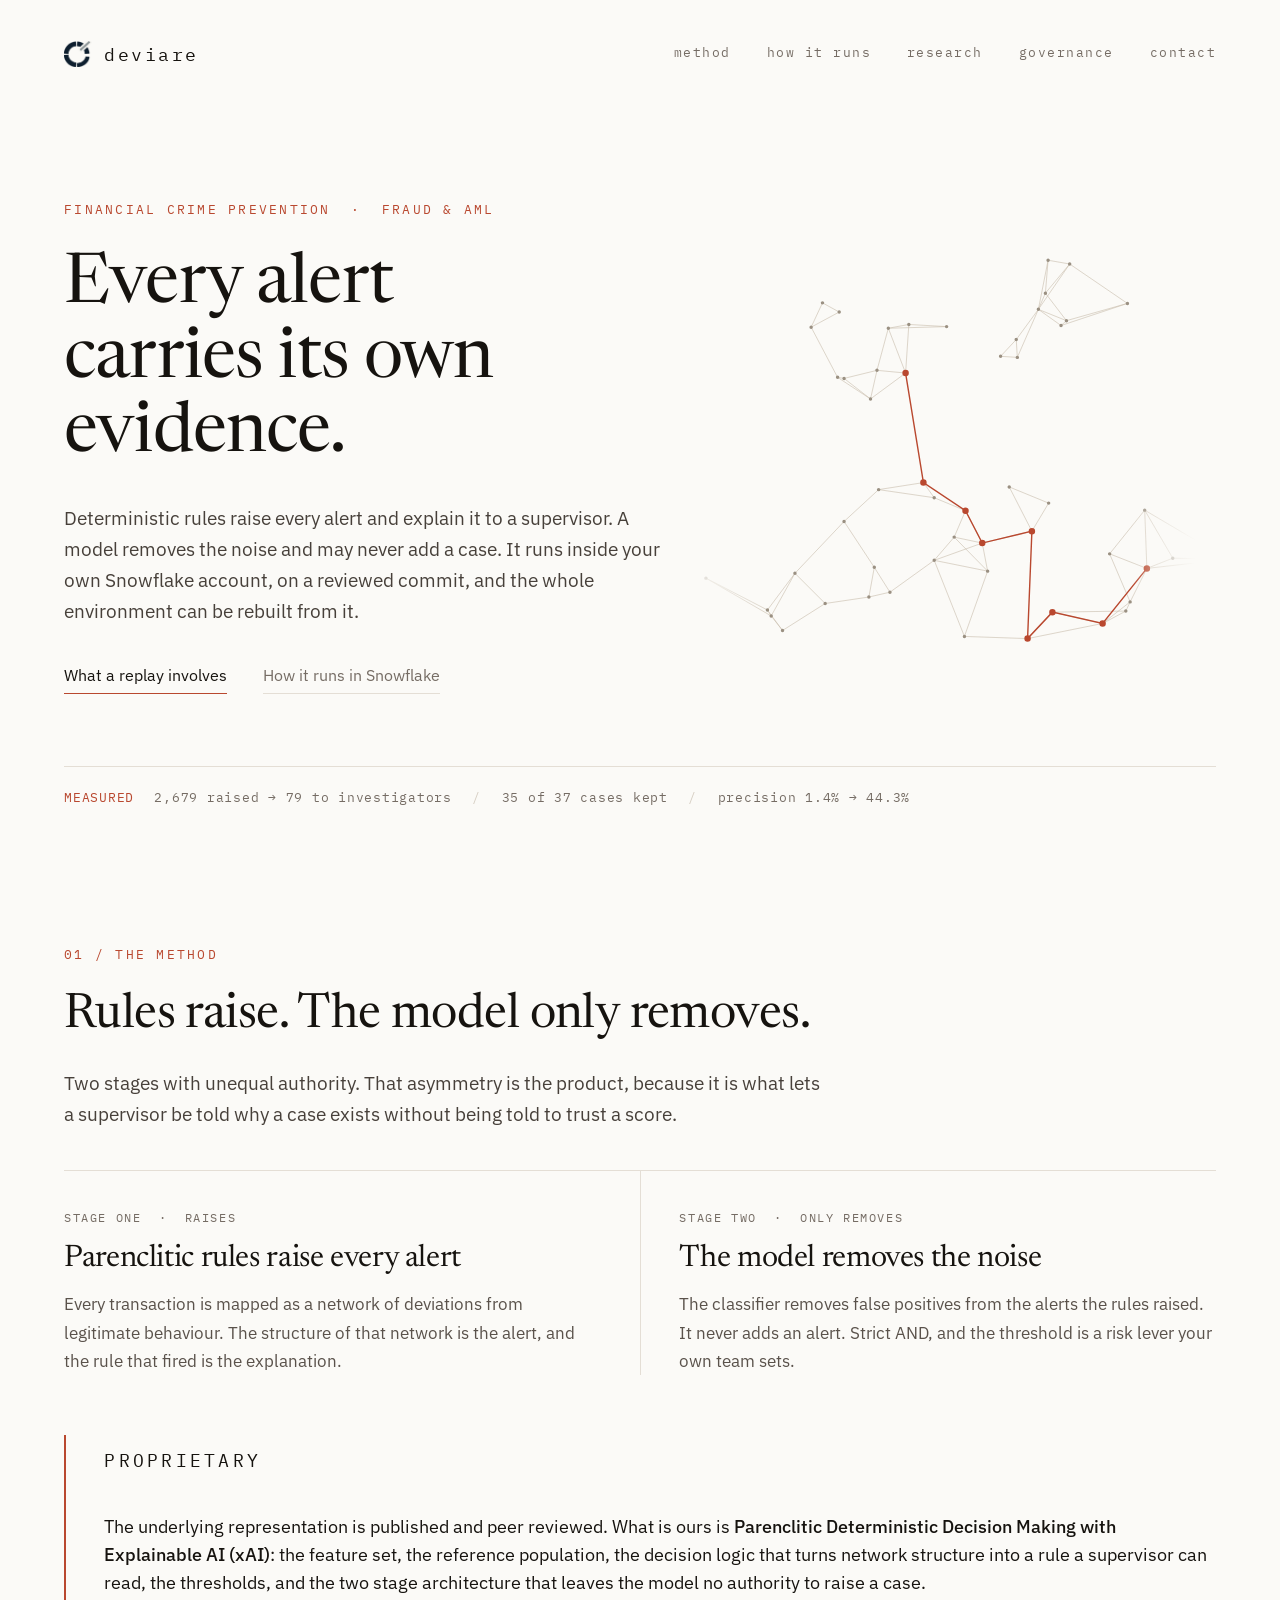
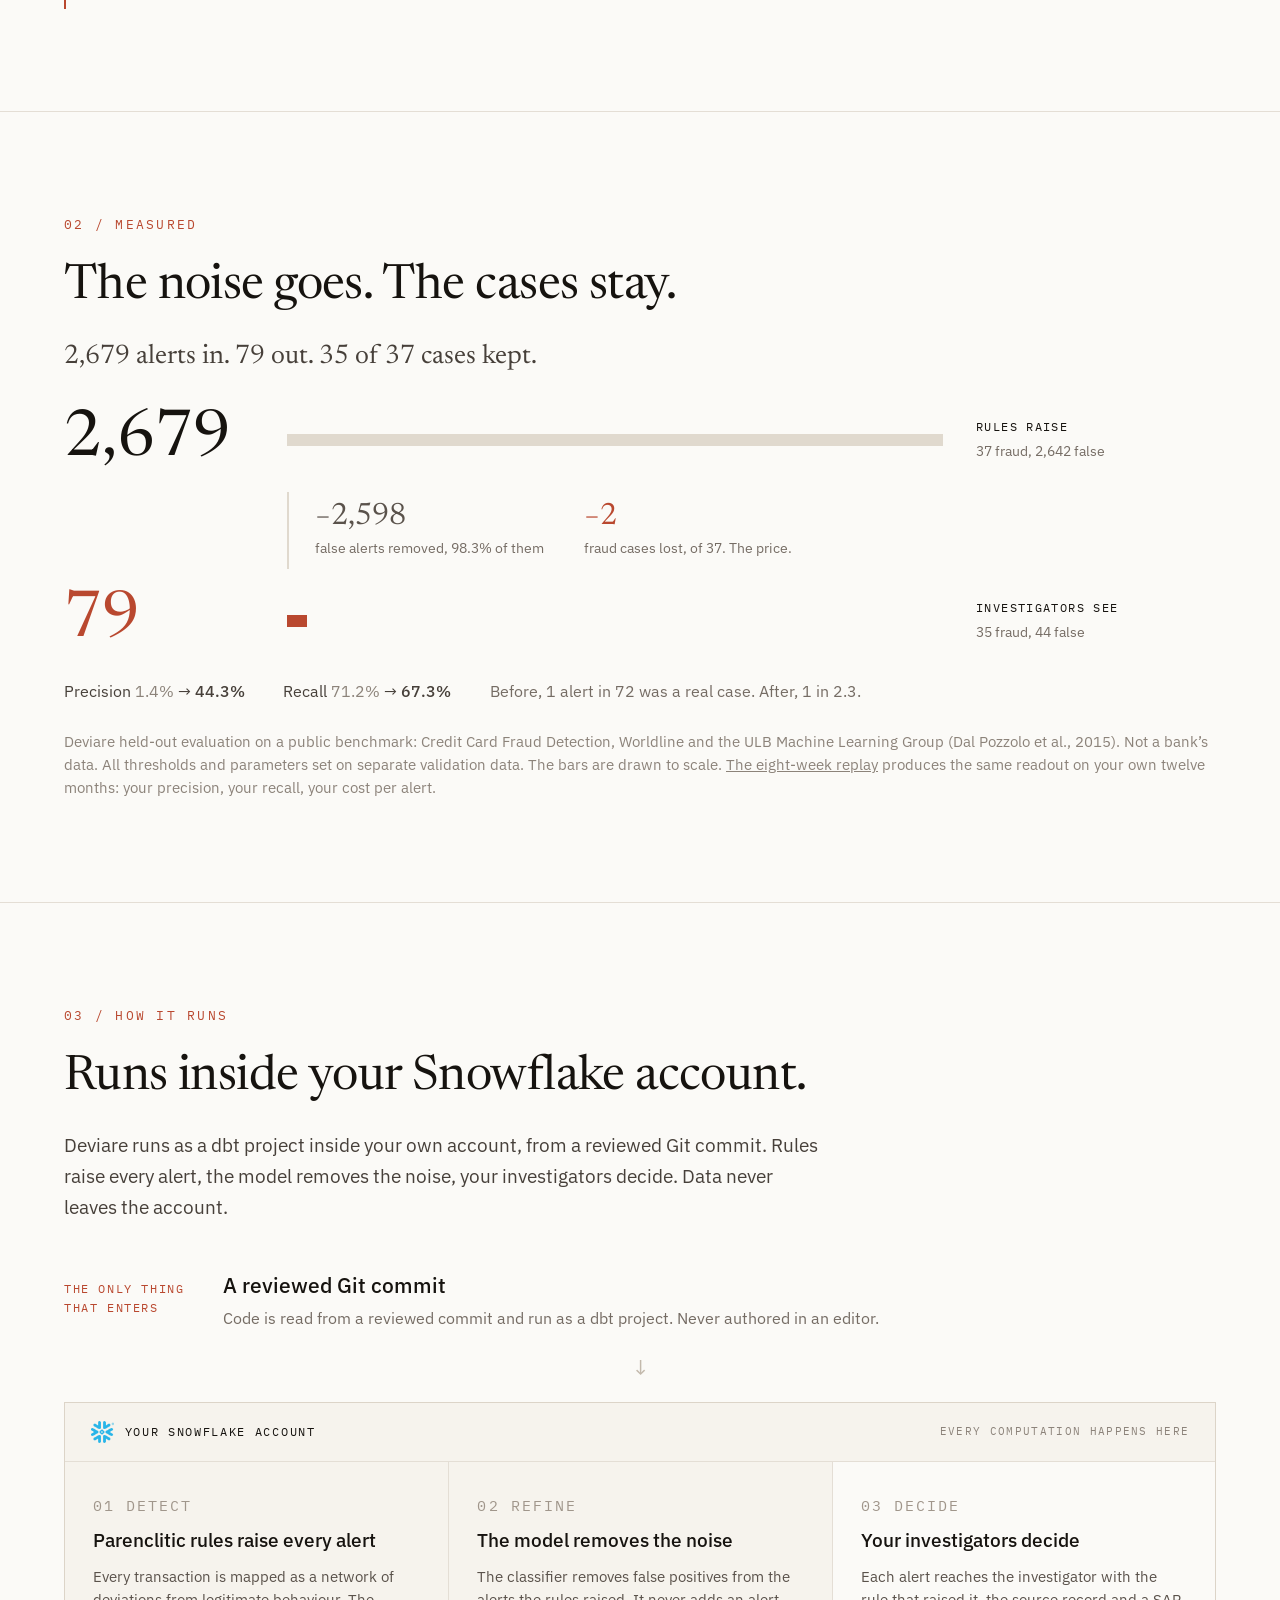
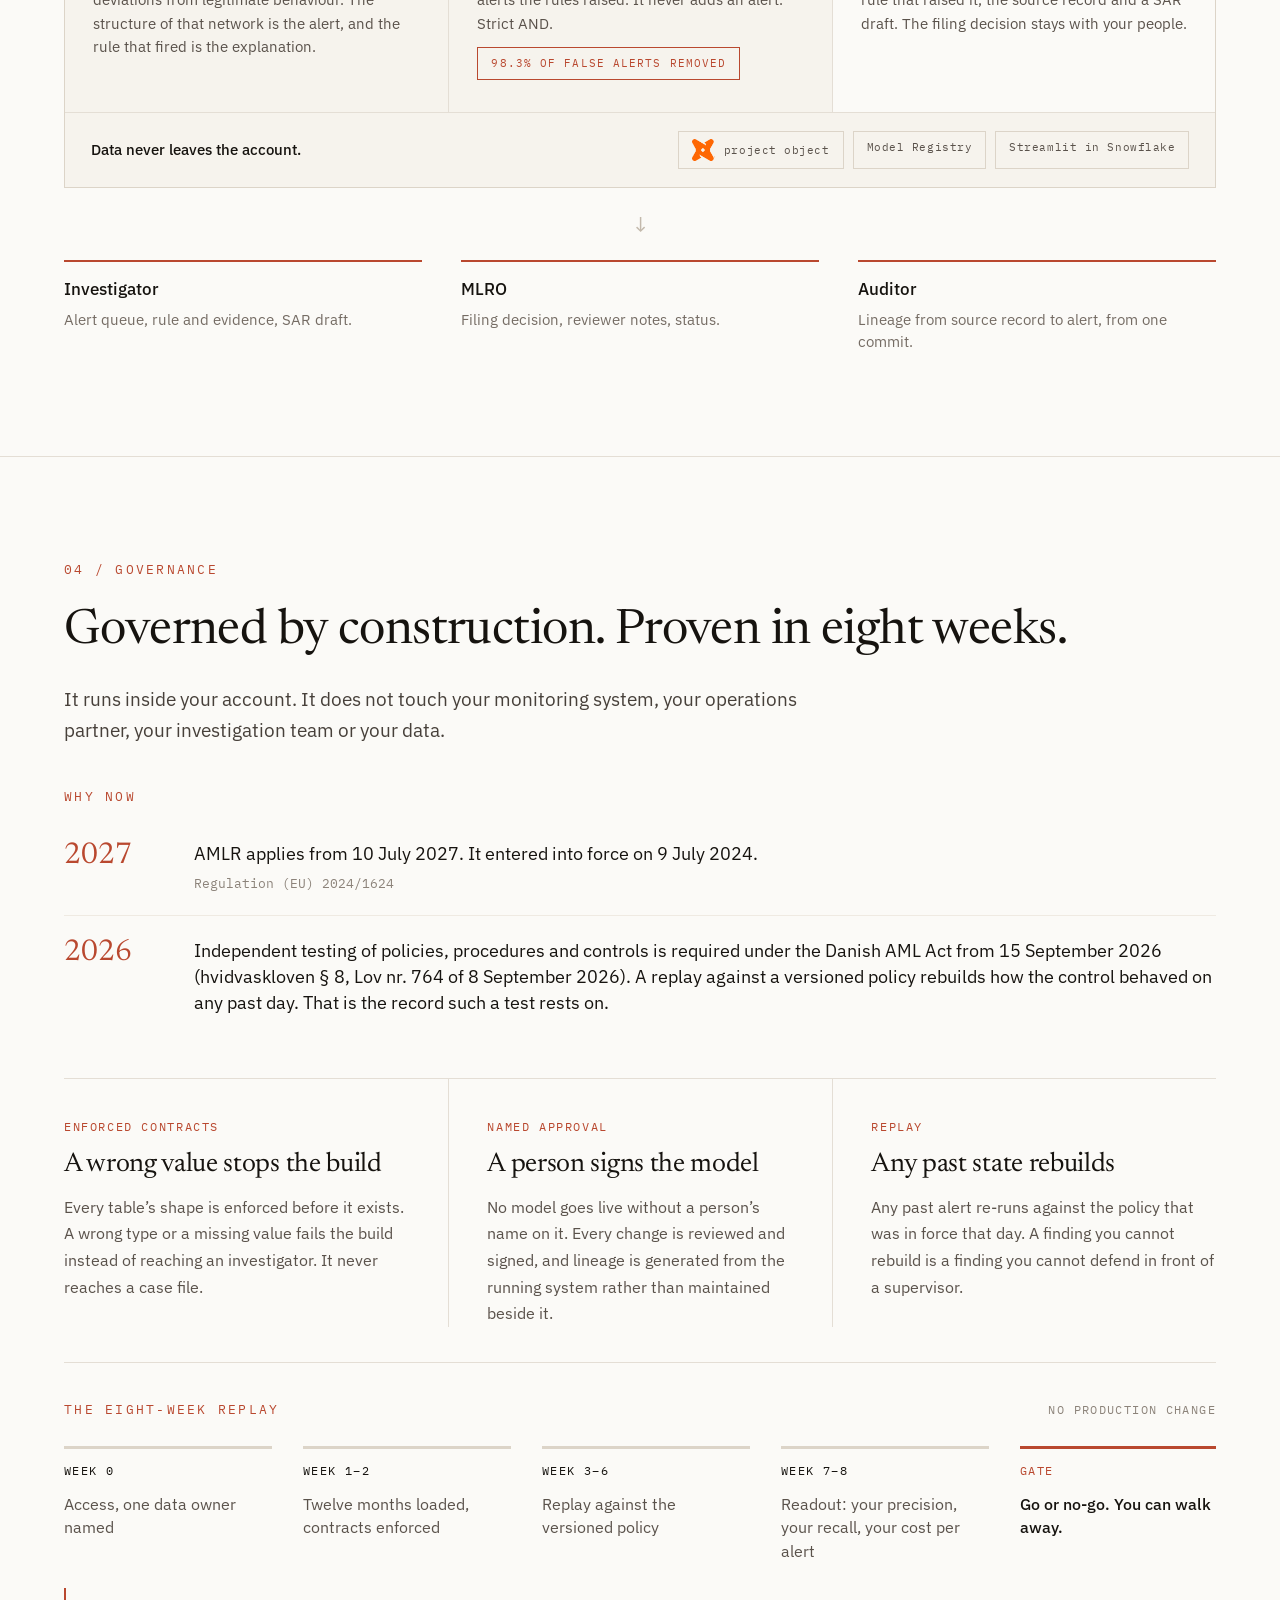
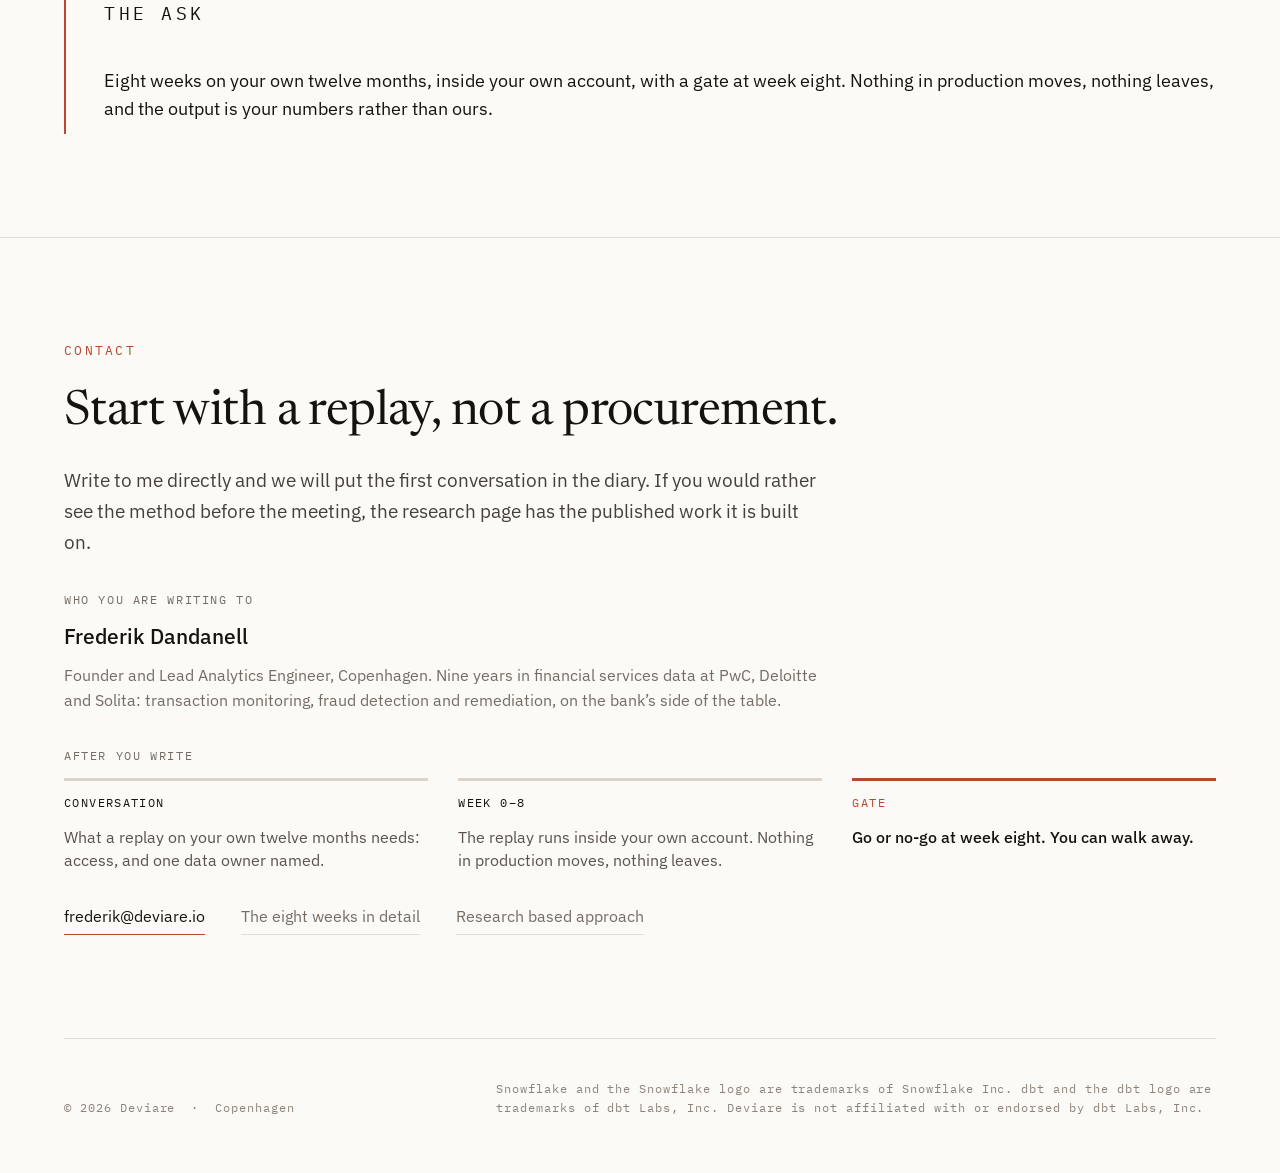
<file: index.html>
<!doctype html>
<html lang="en">
<head>
<meta charset="utf-8">
<meta name="viewport" content="width=device-width, initial-scale=1">
<title>Deviare | Fraud and AML Detection Inside Your Own Account</title>
<meta name="description" content="Deterministic rules raise every alert and explain it. A model removes the noise and never adds a case. Runs inside your own Snowflake account.">
<link rel="canonical" href="https://deviare.io/">
<meta property="og:type" content="website">
<meta property="og:url" content="https://deviare.io/">
<meta property="og:title" content="Deviare | Fraud and AML Detection Inside Your Own Account">
<meta property="og:description" content="Deterministic rules raise every alert and explain it. A model removes the noise and never adds a case. Runs inside your own Snowflake account.">
<meta name="twitter:card" content="summary_large_image">
<meta name="twitter:title" content="Deviare | Fraud and AML Detection Inside Your Own Account">
<meta name="twitter:description" content="Deterministic rules raise every alert and explain it. A model removes the noise and never adds a case. Runs inside your own Snowflake account.">
<meta property="og:image" content="https://deviare.io/assets/og-image.png">
<meta property="og:image:width" content="1200">
<meta property="og:image:height" content="630">
<meta name="twitter:image" content="https://deviare.io/assets/og-image.png">
<link rel="icon" href="assets/deviare-mark.png">
<link rel="preconnect" href="https://fonts.googleapis.com">
<link rel="preconnect" href="https://fonts.gstatic.com" crossorigin>
<link rel="stylesheet" href="https://fonts.googleapis.com/css2?family=Newsreader:opsz,wght@6..72,400..600&family=IBM+Plex+Sans:wght@400;500&family=IBM+Plex+Mono:wght@400;500&display=swap">
<!-- The version is the first eight characters of the stylesheet's md5, so
     the URL changes whenever the file does and no cache can pair a new page
     with an old stylesheet. GitHub Pages caches for ten minutes, and that
     pairing once rendered the research graphic as black dots with no lines.
     After editing site.css: md5 -q assets/site.css | cut -c1-8, on both pages. -->
<link rel="stylesheet" href="assets/site.css?v=9b4d0069">
</head>
<body>

<header class="wrap site-head">
  <a class="brand" href="/">
    <img src="assets/deviare-mark.png" alt="Deviare" width="38" height="26">
    <span>deviare</span>
  </a>
  <nav class="site-nav" aria-label="Main">
    <a href="#method">method</a>
    <a href="#runs">how it runs</a>
    <a href="research.html">research</a>
    <span class="nav-break" aria-hidden="true"></span>
    <a href="#governance">governance</a>
    <a href="#contact">contact</a>
  </nav>
</header>

<!-- The network beside the headline is generated from a fixed seed, exported as
     static path data so there is no script, no layout shift and no dependency on
     JavaScript being on. One path crosses cluster boundaries in the accent: that
     is the shape a topological rule raises an alert on. It lives inside .wrap so
     it is laid out against the content column; see .hero-art in site.css. -->
<section class="hero">
  <div class="wrap">
    <div class="hero-art" aria-hidden="true">
      <svg viewBox="0 0 980 980" xmlns="http://www.w3.org/2000/svg" role="presentation" focusable="false">
        <path fill="none" stroke="#C7BCAB" stroke-width="1.1" d="M352 335L405 340M352 335L340 388M352 335L291 350M279 348L291 350M279 348L340 388M282 227L251 210M282 227L230 255M481 254L411 250M481 254L373 257M251 210L230 255M291 350L340 388M279 348L230 255M411 250L373 257M411 250L405 340M340 388L405 340M405 340L373 257M352 335L373 257M664 192L651 222M664 192L669 131M664 192L703 243M693 252L703 243M693 252L651 222M581 309L612 311M581 309L610 278M703 243L651 222M703 243L816 211M816 211L709 138M693 252L816 211M709 138L669 131M664 192L709 138M709 138L651 222M610 278L612 311M610 278L651 222M651 222L612 311M651 222L669 131M495 644L547 655M495 644L516 595M495 644L458 687M291 615L355 556M291 615L347 700M291 615L200 711M438 543L458 571M438 543L355 556M347 700L376 746M347 700L337 755M516 595L458 571M516 595L547 655M557 707L547 655M495 644L557 707M557 707L458 687M597 551L670 581M597 551L639 633M547 655L458 687M639 633L670 581M547 655L639 633M458 571L355 556M1002 685L900 683M1002 685L852 702M1002 685L848 594M848 594L900 683M848 594L783 675M848 594L852 702M770 804L813 781M770 804L821 764M770 804L677 783M783 675L852 702M783 675L821 764M900 683L852 702M813 781L821 764M821 764L852 702M177 817L156 790M177 817L149 779M177 817L256 767M376 746L337 755M458 687L376 746M256 767L200 711M256 767L337 755M156 790L149 779M156 790L200 711M149 779L200 711M149 779L35 720M156 790L35 720M514 828L631 832M557 707L514 828M458 687L514 828M619 1007L630 1006M619 1007L629 1026M677 783L631 832M813 781L677 783M770 804L631 832M619 1007L555 1032M555 1032L629 1026M630 1006L629 1026M555 1032L630 1006"/>
        <path fill="#9A9082" d="M348.8 335a3.2 3.2 0 1 0 6.4 0a3.2 3.2 0 1 0 -6.4 0M275.8 348a3.2 3.2 0 1 0 6.4 0a3.2 3.2 0 1 0 -6.4 0M278.8 227a3.2 3.2 0 1 0 6.4 0a3.2 3.2 0 1 0 -6.4 0M477.8 254a3.2 3.2 0 1 0 6.4 0a3.2 3.2 0 1 0 -6.4 0M247.8 210a3.2 3.2 0 1 0 6.4 0a3.2 3.2 0 1 0 -6.4 0M287.8 350a3.2 3.2 0 1 0 6.4 0a3.2 3.2 0 1 0 -6.4 0M336.8 388a3.2 3.2 0 1 0 6.4 0a3.2 3.2 0 1 0 -6.4 0M226.8 255a3.2 3.2 0 1 0 6.4 0a3.2 3.2 0 1 0 -6.4 0M407.8 250a3.2 3.2 0 1 0 6.4 0a3.2 3.2 0 1 0 -6.4 0M401.8 340a3.2 3.2 0 1 0 6.4 0a3.2 3.2 0 1 0 -6.4 0M369.8 257a3.2 3.2 0 1 0 6.4 0a3.2 3.2 0 1 0 -6.4 0M660.8 192a3.2 3.2 0 1 0 6.4 0a3.2 3.2 0 1 0 -6.4 0M689.8 252a3.2 3.2 0 1 0 6.4 0a3.2 3.2 0 1 0 -6.4 0M577.8 309a3.2 3.2 0 1 0 6.4 0a3.2 3.2 0 1 0 -6.4 0M699.8 243a3.2 3.2 0 1 0 6.4 0a3.2 3.2 0 1 0 -6.4 0M812.8 211a3.2 3.2 0 1 0 6.4 0a3.2 3.2 0 1 0 -6.4 0M705.8 138a3.2 3.2 0 1 0 6.4 0a3.2 3.2 0 1 0 -6.4 0M606.8 278a3.2 3.2 0 1 0 6.4 0a3.2 3.2 0 1 0 -6.4 0M647.8 222a3.2 3.2 0 1 0 6.4 0a3.2 3.2 0 1 0 -6.4 0M608.8 311a3.2 3.2 0 1 0 6.4 0a3.2 3.2 0 1 0 -6.4 0M665.8 131a3.2 3.2 0 1 0 6.4 0a3.2 3.2 0 1 0 -6.4 0M491.8 644a3.2 3.2 0 1 0 6.4 0a3.2 3.2 0 1 0 -6.4 0M287.8 615a3.2 3.2 0 1 0 6.4 0a3.2 3.2 0 1 0 -6.4 0M434.8 543a3.2 3.2 0 1 0 6.4 0a3.2 3.2 0 1 0 -6.4 0M343.8 700a3.2 3.2 0 1 0 6.4 0a3.2 3.2 0 1 0 -6.4 0M512.8 595a3.2 3.2 0 1 0 6.4 0a3.2 3.2 0 1 0 -6.4 0M553.8 707a3.2 3.2 0 1 0 6.4 0a3.2 3.2 0 1 0 -6.4 0M593.8 551a3.2 3.2 0 1 0 6.4 0a3.2 3.2 0 1 0 -6.4 0M543.8 655a3.2 3.2 0 1 0 6.4 0a3.2 3.2 0 1 0 -6.4 0M454.8 571a3.2 3.2 0 1 0 6.4 0a3.2 3.2 0 1 0 -6.4 0M454.8 687a3.2 3.2 0 1 0 6.4 0a3.2 3.2 0 1 0 -6.4 0M635.8 633a3.2 3.2 0 1 0 6.4 0a3.2 3.2 0 1 0 -6.4 0M351.8 556a3.2 3.2 0 1 0 6.4 0a3.2 3.2 0 1 0 -6.4 0M998.8 685a3.2 3.2 0 1 0 6.4 0a3.2 3.2 0 1 0 -6.4 0M844.8 594a3.2 3.2 0 1 0 6.4 0a3.2 3.2 0 1 0 -6.4 0M766.8 804a3.2 3.2 0 1 0 6.4 0a3.2 3.2 0 1 0 -6.4 0M779.8 675a3.2 3.2 0 1 0 6.4 0a3.2 3.2 0 1 0 -6.4 0M896.8 683a3.2 3.2 0 1 0 6.4 0a3.2 3.2 0 1 0 -6.4 0M666.8 581a3.2 3.2 0 1 0 6.4 0a3.2 3.2 0 1 0 -6.4 0M809.8 781a3.2 3.2 0 1 0 6.4 0a3.2 3.2 0 1 0 -6.4 0M817.8 764a3.2 3.2 0 1 0 6.4 0a3.2 3.2 0 1 0 -6.4 0M848.8 702a3.2 3.2 0 1 0 6.4 0a3.2 3.2 0 1 0 -6.4 0M173.8 817a3.2 3.2 0 1 0 6.4 0a3.2 3.2 0 1 0 -6.4 0M372.8 746a3.2 3.2 0 1 0 6.4 0a3.2 3.2 0 1 0 -6.4 0M252.8 767a3.2 3.2 0 1 0 6.4 0a3.2 3.2 0 1 0 -6.4 0M333.8 755a3.2 3.2 0 1 0 6.4 0a3.2 3.2 0 1 0 -6.4 0M152.8 790a3.2 3.2 0 1 0 6.4 0a3.2 3.2 0 1 0 -6.4 0M145.8 779a3.2 3.2 0 1 0 6.4 0a3.2 3.2 0 1 0 -6.4 0M31.8 720a3.2 3.2 0 1 0 6.4 0a3.2 3.2 0 1 0 -6.4 0M196.8 711a3.2 3.2 0 1 0 6.4 0a3.2 3.2 0 1 0 -6.4 0M510.8 828a3.2 3.2 0 1 0 6.4 0a3.2 3.2 0 1 0 -6.4 0M615.8 1007a3.2 3.2 0 1 0 6.4 0a3.2 3.2 0 1 0 -6.4 0M673.8 783a3.2 3.2 0 1 0 6.4 0a3.2 3.2 0 1 0 -6.4 0M627.8 832a3.2 3.2 0 1 0 6.4 0a3.2 3.2 0 1 0 -6.4 0M551.8 1032a3.2 3.2 0 1 0 6.4 0a3.2 3.2 0 1 0 -6.4 0M626.8 1006a3.2 3.2 0 1 0 6.4 0a3.2 3.2 0 1 0 -6.4 0M625.8 1026a3.2 3.2 0 1 0 6.4 0a3.2 3.2 0 1 0 -6.4 0"/>
        <path fill="none" stroke="#B9482F" stroke-width="2.6" d="M405 340L438 543L516 595L547 655L639 633L631 832L677 783L770 804L852 702"/>
        <path fill="#B9482F" d="M399 340a6 6 0 1 0 12 0a6 6 0 1 0 -12 0M432 543a6 6 0 1 0 12 0a6 6 0 1 0 -12 0M510 595a6 6 0 1 0 12 0a6 6 0 1 0 -12 0M541 655a6 6 0 1 0 12 0a6 6 0 1 0 -12 0M633 633a6 6 0 1 0 12 0a6 6 0 1 0 -12 0M625 832a6 6 0 1 0 12 0a6 6 0 1 0 -12 0M671 783a6 6 0 1 0 12 0a6 6 0 1 0 -12 0M764 804a6 6 0 1 0 12 0a6 6 0 1 0 -12 0M846 702a6 6 0 1 0 12 0a6 6 0 1 0 -12 0"/>
      </svg>
    </div>

    <div class="hero-inner">
      <p class="eyebrow"><span class="line">Financial crime prevention</span><span class="sep"> &nbsp;·&nbsp; </span><span class="line">Fraud &amp; AML</span></p>
      <h1>Every alert carries its own evidence.</h1>
      <p class="lead">Deterministic rules raise every alert and explain it to a supervisor. A model removes the noise and may never add a case. It runs inside your own Snowflake account, on a reviewed commit, and the whole environment can be rebuilt from it.</p>
      <div class="actions">
        <a class="link-primary" href="#replay">What a replay involves</a>
        <a class="link-quiet" href="#runs">How it runs in Snowflake</a>
      </div>
    </div>
    <p class="strip">
      <span class="key">MEASURED</span>
      <span>2,679 raised &rarr; 79 to investigators</span>
      <span class="sep">/</span>
      <span>35 of 37 cases kept</span>
      <span class="sep">/</span>
      <span>precision 1.4% &rarr; 44.3%</span>
    </p>
  </div>
</section>

<!-- 01, the method ------------------------------------------------------- -->
<section class="section" id="method">
  <div class="wrap stack">
    <p class="eyebrow">01 / The method</p>
    <h2>Rules raise. The model only removes.</h2>
    <p class="lead">Two stages with unequal authority. That asymmetry is the product, because it is what lets a supervisor be told why a case exists without being told to trust a score.</p>

    <div class="cols cols-2 cols-top" style="margin-top:14px">
      <div class="stack-sm">
        <p class="label">Stage one &nbsp;·&nbsp; raises</p>
        <h3 style="font-size:31px">Parenclitic rules raise every alert</h3>
        <p class="prose">Every transaction is mapped as a network of deviations from legitimate behaviour. The structure of that network is the alert, and the rule that fired is the explanation.</p>
      </div>
      <div class="stack-sm">
        <p class="label">Stage two &nbsp;·&nbsp; only removes</p>
        <h3 style="font-size:31px">The model removes the noise</h3>
        <p class="prose">The classifier removes false positives from the alerts the rules raised. It never adds an alert. Strict AND, and the threshold is a risk lever your own team sets.</p>
      </div>
    </div>

    <!-- The published-research provenance invites the obvious objection, so the
         answer to it sits on the home page rather than only on the research
         page: what is published, and what is ours. -->
    <div class="ask" style="margin-top:34px">
      <p class="eyebrow" style="flex-shrink:0">Proprietary</p>
      <p>The underlying representation is published and peer reviewed. What is ours is <strong style="font-weight:500">Parenclitic Deterministic Decision Making with Explainable AI (xAI)</strong>: the feature set, the reference population, the decision logic that turns network structure into a rule a supervisor can read, the thresholds, and the two stage architecture that leaves the model no authority to raise a case.</p>
    </div>
  </div>
</section>

<!-- 02, measured --------------------------------------------------------- -->
<section class="section" id="evidence">
  <div class="wrap stack">
    <p class="eyebrow">02 / Measured</p>
    <h2>The noise goes. The cases stay.</h2>
    <p class="subhead">2,679 alerts in. 79 out. 35 of 37 cases kept.</p>

    <div class="stack" style="gap:20px; margin-top:8px">
      <div class="bar-row">
        <div class="bar-num">2,679</div>
        <div class="bar-track"></div>
        <div class="bar-note"><span class="k">RULES RAISE</span><span class="v">37 fraud, 2,642 false</span></div>
      </div>

      <div class="price">
        <div class="price-inner">
          <div><div class="price-num" style="color:var(--body-soft)">&minus;2,598</div><p class="v" style="font-size:14px;color:var(--muted);margin-top:4px">false alerts removed, 98.3% of them</p></div>
          <div><div class="price-num" style="color:var(--accent)">&minus;2</div><p class="v" style="font-size:14px;color:var(--muted);margin-top:4px">fraud cases lost, of 37. The price.</p></div>
        </div>
      </div>

      <div class="bar-row">
        <div class="bar-num" style="color:var(--accent)">79</div>
        <div class="bar-track" style="background:transparent"><div class="bar-fill" style="width:2.95%"></div></div>
        <div class="bar-note"><span class="k">INVESTIGATORS SEE</span><span class="v">35 fraud, 44 false</span></div>
      </div>
    </div>

    <div class="ratios">
      <span>Precision <span class="was">1.4%</span> &rarr; <b>44.3%</b></span>
      <span>Recall <span class="was">71.2%</span> &rarr; <b>67.3%</b></span>
      <span style="color:var(--muted)">Before, 1 alert in 72 was a real case. After, 1 in 2.3.</span>
    </div>

    <p class="small">Deviare held-out evaluation on a public benchmark: Credit Card Fraud Detection, Worldline and the ULB Machine Learning Group (Dal Pozzolo et al., 2015). Not a bank&rsquo;s data. All thresholds and parameters set on separate validation data. The bars are drawn to scale. <a href="#replay" style="color:inherit">The eight-week replay</a> produces the same readout on your own twelve months: your precision, your recall, your cost per alert.</p>
  </div>
</section>

<!-- 03, how it runs ------------------------------------------------------ -->
<section class="section" id="runs">
  <div class="wrap stack">
    <p class="eyebrow">03 / How it runs</p>
    <h2>Runs inside your Snowflake account.</h2>
    <p class="lead">Deviare runs as a dbt project inside your own account, from a reviewed Git commit. Rules raise every alert, the model removes the noise, your investigators decide. Data never leaves the account.</p>

    <div class="flow" style="margin-top:24px">
      <div class="flow-in">
        <p class="label who" style="color:var(--accent)">The only thing<br>that enters</p>
        <div class="what">
          <p style="font-size:21px;font-weight:500;line-height:1.3">A reviewed Git commit</p>
          <p style="font-size:15.5px;line-height:1.62;color:var(--muted)">Code is read from a reviewed commit and run as a dbt project. Never authored in an editor.</p>
        </div>
      </div>

      <div class="flow-down" aria-hidden="true">&darr;</div>

      <div class="account">
        <div class="account-head">
          <span style="display:flex;align-items:center;gap:11px">
            <img src="assets/snowflake-bug.png" alt="" width="23" height="22" style="height:22px;width:auto">
            <span class="mono" style="font-size:12px;letter-spacing:0.14em;color:var(--ink)">YOUR SNOWFLAKE ACCOUNT</span>
          </span>
          <span class="mono" style="font-size:11px;letter-spacing:0.12em;color:var(--faint)">EVERY COMPUTATION HAPPENS HERE</span>
        </div>

        <div class="stages">
          <div class="stage">
            <p class="label" style="color:#A0968B">01 Detect</p>
            <h4>Parenclitic rules raise every alert</h4>
            <p>Every transaction is mapped as a network of deviations from legitimate behaviour. The structure of that network is the alert, and the rule that fired is the explanation.</p>
          </div>
          <div class="stage">
            <p class="label" style="color:#A0968B">02 Refine</p>
            <h4>The model removes the noise</h4>
            <p>The classifier removes false positives from the alerts the rules raised. It never adds an alert. Strict AND.</p>
            <span class="chip chip-accent">98.3% OF FALSE ALERTS REMOVED</span>
          </div>
          <div class="stage">
            <p class="label" style="color:#A0968B">03 Decide</p>
            <h4>Your investigators decide</h4>
            <p>Each alert reaches the investigator with the rule that raised it, the source record and a SAR draft. The filing decision stays with your people.</p>
          </div>
        </div>

        <div class="account-foot">
          <span style="font-size:15px;font-weight:500">Data never leaves the account.</span>
          <span class="chips">
            <span class="chip" style="display:flex;align-items:center;gap:9px">
              <img src="assets/dbt-bit.png" alt="" width="23" height="22" style="height:22px;width:auto">
              project object
            </span>
            <span class="chip">Model Registry</span>
            <span class="chip">Streamlit in Snowflake</span>
          </span>
        </div>
      </div>

      <div class="flow-down" aria-hidden="true">&darr;</div>

      <div class="flow-out">
        <div class="consumer"><b>Investigator</b><p>Alert queue, rule and evidence, SAR draft.</p></div>
        <div class="consumer"><b>MLRO</b><p>Filing decision, reviewer notes, status.</p></div>
        <div class="consumer"><b>Auditor</b><p>Lineage from source record to alert, from one commit.</p></div>
      </div>
    </div>
  </div>
</section>

<!-- 04, governance ------------------------------------------------------- -->
<section class="section" id="governance">
  <div class="wrap stack">
    <p class="eyebrow">04 / Governance</p>
    <h2>Governed by construction. Proven in eight weeks.</h2>
    <p class="lead">It runs inside your account. It does not touch your monitoring system, your operations partner, your investigation team or your data.</p>

    <!-- Two dates, in the order the reader meets them: they arrive because of
         10 July 2027 and act because the requirement already landed on
         15 September 2026. Wording is load bearing. AMLR applies from 10 July
         2027; it entered into force on 9 July 2024. Never write that anything
         enters into force in 2027. Nothing here about Danish implementation of
         the 2027 part, which is unverified. The 15 September 2026 sentence is
         verified and stays verbatim. -->
    <div class="stack-sm" style="margin-top:14px">
      <p class="eyebrow">Why now</p>
      <div>
        <div class="study">
          <div class="yr">2027</div>
          <div>
            <p class="what">AMLR applies from 10 July 2027. It entered into force on 9 July 2024.</p>
            <p class="cite">Regulation (EU) 2024/1624</p>
          </div>
        </div>
        <div class="study" style="border-bottom:0">
          <div class="yr">2026</div>
          <div>
            <p class="what">Independent testing of policies, procedures and controls is required under the Danish AML Act from 15 September 2026 (hvidvaskloven &sect; 8, Lov nr. 764 of 8 September 2026). A replay against a versioned policy rebuilds how the control behaved on any past day. That is the record such a test rests on.</p>
          </div>
        </div>
      </div>
    </div>

    <div class="cols cols-3 cols-top" style="margin-top:14px">
      <div class="stack-sm">
        <p class="label" style="color:var(--accent)">Enforced contracts</p>
        <h3 style="font-size:27px">A wrong value stops the build</h3>
        <p class="prose" style="font-size:16px">Every table&rsquo;s shape is enforced before it exists. A wrong type or a missing value fails the build instead of reaching an investigator. It never reaches a case file.</p>
      </div>
      <div class="stack-sm">
        <p class="label" style="color:var(--accent)">Named approval</p>
        <h3 style="font-size:27px">A person signs the model</h3>
        <p class="prose" style="font-size:16px">No model goes live without a person&rsquo;s name on it. Every change is reviewed and signed, and lineage is generated from the running system rather than maintained beside it.</p>
      </div>
      <div class="stack-sm">
        <p class="label" style="color:var(--accent)">Replay</p>
        <h3 style="font-size:27px">Any past state rebuilds</h3>
        <p class="prose" style="font-size:16px">Any past alert re-runs against the policy that was in force that day. A finding you cannot rebuild is a finding you cannot defend in front of a supervisor.</p>
      </div>
    </div>

    <div class="stack" id="replay" style="gap:26px; border-top:1px solid var(--hair); padding-top:36px; margin-top:10px">
      <div style="display:flex;align-items:baseline;justify-content:space-between;gap:20px;flex-wrap:wrap">
        <p class="eyebrow">The eight-week replay</p>
        <p class="mono" style="font-size:11.5px;letter-spacing:0.12em;color:var(--faint)">NO PRODUCTION CHANGE</p>
      </div>
      <div class="timeline">
        <div class="tl"><span class="tick"></span><span class="wk">WEEK 0</span><p>Access, one data owner named</p></div>
        <div class="tl"><span class="tick"></span><span class="wk">WEEK 1&ndash;2</span><p>Twelve months loaded, contracts enforced</p></div>
        <div class="tl"><span class="tick"></span><span class="wk">WEEK 3&ndash;6</span><p>Replay against the versioned policy</p></div>
        <div class="tl"><span class="tick"></span><span class="wk">WEEK 7&ndash;8</span><p>Readout: your precision, your recall, your cost per alert</p></div>
        <div class="tl gate"><span class="tick"></span><span class="wk">GATE</span><p>Go or no-go. You can walk away.</p></div>
      </div>
    </div>

    <div class="ask">
      <p class="eyebrow" style="flex-shrink:0">The ask</p>
      <p>Eight weeks on your own twelve months, inside your own account, with a gate at week eight. Nothing in production moves, nothing leaves, and the output is your numbers rather than ours.</p>
    </div>

  </div>
</section>

<!-- contact -------------------------------------------------------------- -->
<section class="section" id="contact">
  <div class="wrap stack">
    <p class="eyebrow">Contact</p>
    <h2>Start with a replay, not a procurement.</h2>
    <p class="lead">Write to me directly and we will put the first conversation in the diary. If you would rather see the method before the meeting, the research page has the published work it is built on.</p>

    <!-- Who "me" is. Name, role and one sentence, all taken from the person
         page, which stays parked until it is cleared; no link until then. -->
    <div class="stack-sm" style="margin-top:8px">
      <p class="label">Who you are writing to</p>
      <p style="font-size:21px;font-weight:500;line-height:1.3">Frederik Dandanell</p>
      <p style="font-size:15.5px;line-height:1.62;color:var(--muted);max-width:var(--measure)">Founder and Lead Analytics Engineer, Copenhagen. Nine years in financial services data at PwC, Deloitte and Solita: transaction monitoring, fraud detection and remediation, on the bank&rsquo;s side of the table.</p>
    </div>

    <!-- What writing commits you to. The same replay as in 04, in three steps,
         so a reader who came straight here from the hero still sees the gate. -->
    <div class="stack-sm" style="margin-top:8px">
      <p class="label">After you write</p>
      <div class="timeline timeline-3">
        <div class="tl"><span class="tick"></span><span class="wk">CONVERSATION</span><p>What a replay on your own twelve months needs: access, and one data owner named.</p></div>
        <div class="tl"><span class="tick"></span><span class="wk">WEEK 0&ndash;8</span><p>The replay runs inside your own account. Nothing in production moves, nothing leaves.</p></div>
        <div class="tl gate"><span class="tick"></span><span class="wk">GATE</span><p>Go or no-go at week eight. You can walk away.</p></div>
      </div>
    </div>

    <div class="actions">
      <!-- The mailto is deliberate: the officer writes from Outlook so the thread
           lives in their own archive. The subject and body only lower the cost of
           the first line; the link text stays the address so it can be copied. -->
      <a class="link-primary" href="mailto:frederik@deviare.io?subject=Replay%20on%20our%20own%20twelve%20months&body=Hello%20Frederik%2C%0D%0A%0D%0AWe%20would%20like%20the%20first%20conversation%20about%20a%20replay%20on%20our%20own%20twelve%20months%2C%20inside%20our%20own%20account.%0D%0AWho%20should%20we%20name%20as%20data%20owner%2C%20and%20what%20access%20does%20the%20replay%20need%3F%0D%0A%0D%0A">frederik@deviare.io</a>
      <a class="link-quiet" href="#replay">The eight weeks in detail</a>
      <a class="link-quiet" href="research.html">Research based approach</a>
    </div>
  </div>
</section>

<footer class="wrap site-foot">
  <p class="mono">&copy; 2026 Deviare &nbsp;·&nbsp; Copenhagen</p>
  <p class="mono" style="max-width:720px">Snowflake and the Snowflake logo are trademarks of Snowflake Inc. dbt and the dbt logo are trademarks of dbt Labs, Inc. Deviare is not affiliated with or endorsed by dbt Labs, Inc.</p>
</footer>

</body>
</html>
</file>
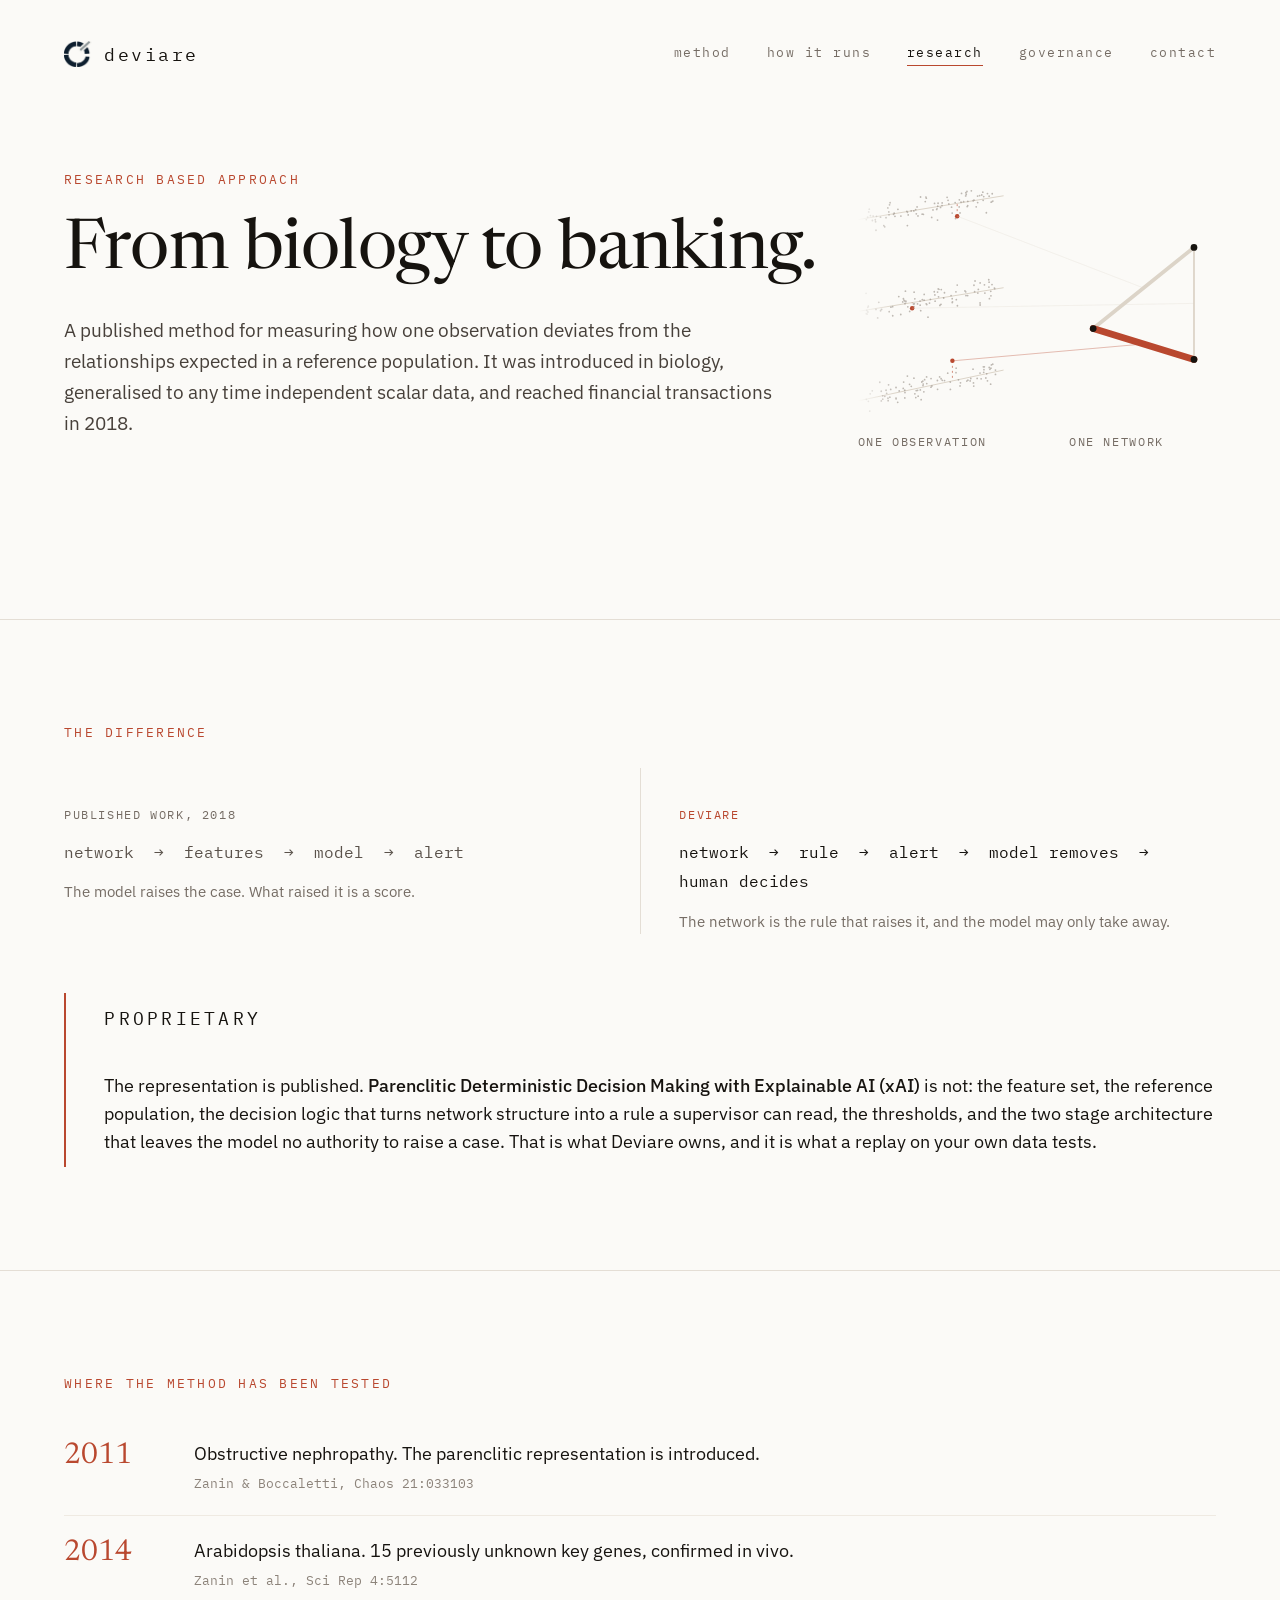
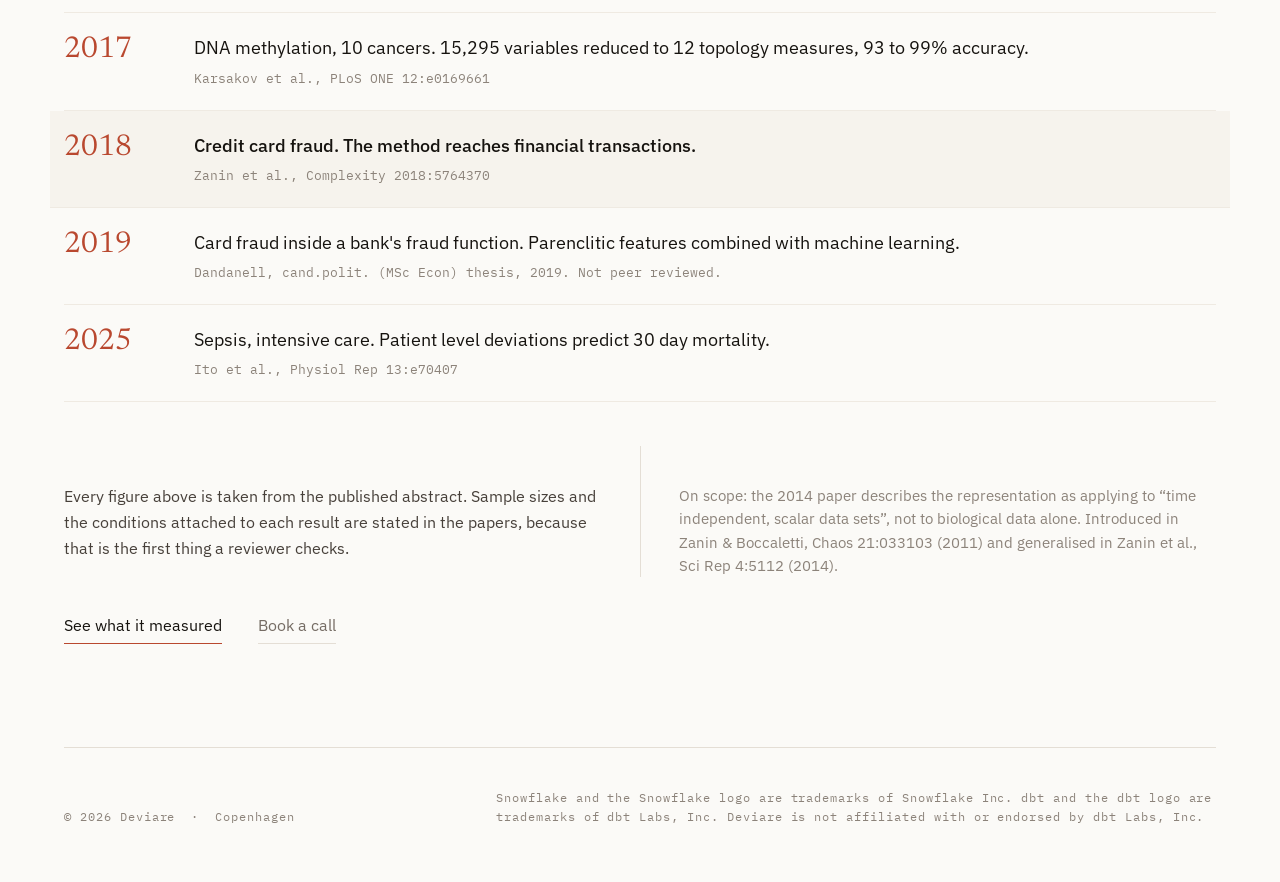
<file: research.html>
<!doctype html>
<html lang="en">
<head>
<meta charset="utf-8">
<meta name="viewport" content="width=device-width, initial-scale=1">
<title>Research based approach | Deviare</title>
<meta name="description" content="Deviare is built on a published method for measuring how one observation deviates from the relationships expected in a reference population. From biology to banking, 2011 to 2025.">
<link rel="canonical" href="https://deviare.io/research.html">
<meta property="og:type" content="article">
<meta property="og:url" content="https://deviare.io/research.html">
<meta property="og:title" content="Research based approach | Deviare">
<meta property="og:description" content="A published method for measuring how one observation deviates from the relationships expected in a reference population. From biology to banking, 2011 to 2025.">
<meta name="twitter:card" content="summary_large_image">
<meta property="og:image" content="https://deviare.io/assets/og-image.png">
<meta property="og:image:width" content="1200">
<meta property="og:image:height" content="630">
<meta name="twitter:image" content="https://deviare.io/assets/og-image.png">
<link rel="icon" href="assets/deviare-mark.png">
<link rel="preconnect" href="https://fonts.googleapis.com">
<link rel="preconnect" href="https://fonts.gstatic.com" crossorigin>
<link rel="stylesheet" href="https://fonts.googleapis.com/css2?family=Newsreader:opsz,wght@6..72,400..600&family=IBM+Plex+Sans:wght@400;500&family=IBM+Plex+Mono:wght@400;500&display=swap">
<!-- The version is the first eight characters of the stylesheet's md5, so
     the URL changes whenever the file does and no cache can pair a new page
     with an old stylesheet. GitHub Pages caches for ten minutes, and that
     pairing once rendered the research graphic as black dots with no lines.
     After editing site.css: md5 -q assets/site.css | cut -c1-8, on both pages. -->
<link rel="stylesheet" href="assets/site.css?v=9b4d0069">
</head>
<body>

<header class="wrap site-head">
  <a class="brand" href="index.html">
    <img src="assets/deviare-mark.png" alt="Deviare" width="38" height="26">
    <span>deviare</span>
  </a>
  <nav class="site-nav" aria-label="Main">
    <a href="index.html#method">method</a>
    <a href="index.html#runs">how it runs</a>
    <a href="research.html" aria-current="page">research</a>
    <span class="nav-break" aria-hidden="true"></span>
    <a href="index.html#governance">governance</a>
    <a href="index.html#contact">contact</a>
  </nav>
</header>

<section class="section research-hero">
  <div class="wrap stack">
    <p class="eyebrow">Research based approach</p>
    <h1>From biology to banking.</h1>
    <p class="lead">A published method for measuring how one observation deviates from the relationships expected in a reference population. It was introduced in biology, generalised to any time independent scalar data, and reached financial transactions in 2018.</p>

    <!-- How one observation becomes a network, which is what the lead says in
         words. Generated by tools/research-graphic.mjs from seed 20260921 and
         pasted in as static SVG; nothing runs in the browser. The home page
         shows the finished network, this shows its construction. -->
    <div class="research-art">
    <svg viewBox="0 0 640 620" xmlns="http://www.w3.org/2000/svg" role="img" aria-labelledby="research-art-title" focusable="false">
      <title id="research-art-title">Three feature pairs from a reference population. One observation deviates from each expected relationship, and those three deviations become the weights of a three node network.</title>
      <g>
        <line class="fit" x1="0" y1="90.4" x2="260" y2="47.8"/>
        <path class="ref" d="M20.5 83.3a1.6 1.6 0 1 0 3.2 0a1.6 1.6 0 1 0 -3.2 0M182.4 59.4a1.6 1.6 0 1 0 3.2 0a1.6 1.6 0 1 0 -3.2 0M38.6 86a1.6 1.6 0 1 0 3.2 0a1.6 1.6 0 1 0 -3.2 0M88.10000000000001 82.1a1.6 1.6 0 1 0 3.2 0a1.6 1.6 0 1 0 -3.2 0M118.5 58.2a1.6 1.6 0 1 0 3.2 0a1.6 1.6 0 1 0 -3.2 0M98.10000000000001 74.9a1.6 1.6 0 1 0 3.2 0a1.6 1.6 0 1 0 -3.2 0M86.7 77.3a1.6 1.6 0 1 0 3.2 0a1.6 1.6 0 1 0 -3.2 0M179.1 67.8a1.6 1.6 0 1 0 3.2 0a1.6 1.6 0 1 0 -3.2 0M238.1 44.2a1.6 1.6 0 1 0 3.2 0a1.6 1.6 0 1 0 -3.2 0M212 48.4a1.6 1.6 0 1 0 3.2 0a1.6 1.6 0 1 0 -3.2 0M30.5 109.4a1.6 1.6 0 1 0 3.2 0a1.6 1.6 0 1 0 -3.2 0M61.9 80.9a1.6 1.6 0 1 0 3.2 0a1.6 1.6 0 1 0 -3.2 0M238.4 58a1.6 1.6 0 1 0 3.2 0a1.6 1.6 0 1 0 -3.2 0M86.60000000000001 101a1.6 1.6 0 1 0 3.2 0a1.6 1.6 0 1 0 -3.2 0M44.5 101.1a1.6 1.6 0 1 0 3.2 0a1.6 1.6 0 1 0 -3.2 0M222.9 49.3a1.6 1.6 0 1 0 3.2 0a1.6 1.6 0 1 0 -3.2 0M140.70000000000002 66.5a1.6 1.6 0 1 0 3.2 0a1.6 1.6 0 1 0 -3.2 0M13.200000000000001 90.4a1.6 1.6 0 1 0 3.2 0a1.6 1.6 0 1 0 -3.2 0M110.10000000000001 50a1.6 1.6 0 1 0 3.2 0a1.6 1.6 0 1 0 -3.2 0M204.1 56.7a1.6 1.6 0 1 0 3.2 0a1.6 1.6 0 1 0 -3.2 0M120.4 52.1a1.6 1.6 0 1 0 3.2 0a1.6 1.6 0 1 0 -3.2 0M205.6 55.5a1.6 1.6 0 1 0 3.2 0a1.6 1.6 0 1 0 -3.2 0M148.70000000000002 60.6a1.6 1.6 0 1 0 3.2 0a1.6 1.6 0 1 0 -3.2 0M194.3 65.5a1.6 1.6 0 1 0 3.2 0a1.6 1.6 0 1 0 -3.2 0M55.699999999999996 60.3a1.6 1.6 0 1 0 3.2 0a1.6 1.6 0 1 0 -3.2 0M179.4 55a1.6 1.6 0 1 0 3.2 0a1.6 1.6 0 1 0 -3.2 0M64.4 84.6a1.6 1.6 0 1 0 3.2 0a1.6 1.6 0 1 0 -3.2 0M54.699999999999996 63.9a1.6 1.6 0 1 0 3.2 0a1.6 1.6 0 1 0 -3.2 0M160.6 62.5a1.6 1.6 0 1 0 3.2 0a1.6 1.6 0 1 0 -3.2 0M221.3 41.3a1.6 1.6 0 1 0 3.2 0a1.6 1.6 0 1 0 -3.2 0M29.2 90.6a1.6 1.6 0 1 0 3.2 0a1.6 1.6 0 1 0 -3.2 0M209.5 67.5a1.6 1.6 0 1 0 3.2 0a1.6 1.6 0 1 0 -3.2 0M194.5 57.9a1.6 1.6 0 1 0 3.2 0a1.6 1.6 0 1 0 -3.2 0M102.5 80.1a1.6 1.6 0 1 0 3.2 0a1.6 1.6 0 1 0 -3.2 0M166.6 78.7a1.6 1.6 0 1 0 3.2 0a1.6 1.6 0 1 0 -3.2 0M93.4 74.9a1.6 1.6 0 1 0 3.2 0a1.6 1.6 0 1 0 -3.2 0M165.5 68.1a1.6 1.6 0 1 0 3.2 0a1.6 1.6 0 1 0 -3.2 0M212.1 60a1.6 1.6 0 1 0 3.2 0a1.6 1.6 0 1 0 -3.2 0M53.4 76.6a1.6 1.6 0 1 0 3.2 0a1.6 1.6 0 1 0 -3.2 0M193.4 67.1a1.6 1.6 0 1 0 3.2 0a1.6 1.6 0 1 0 -3.2 0M46.1 103.3a1.6 1.6 0 1 0 3.2 0a1.6 1.6 0 1 0 -3.2 0M221.9 55.9a1.6 1.6 0 1 0 3.2 0a1.6 1.6 0 1 0 -3.2 0M31.4 84.5a1.6 1.6 0 1 0 3.2 0a1.6 1.6 0 1 0 -3.2 0M239.20000000000002 57.3a1.6 1.6 0 1 0 3.2 0a1.6 1.6 0 1 0 -3.2 0M101.4 72.6a1.6 1.6 0 1 0 3.2 0a1.6 1.6 0 1 0 -3.2 0M103.9 67.8a1.6 1.6 0 1 0 3.2 0a1.6 1.6 0 1 0 -3.2 0M145.8 68.7a1.6 1.6 0 1 0 3.2 0a1.6 1.6 0 1 0 -3.2 0M18.5 71.7a1.6 1.6 0 1 0 3.2 0a1.6 1.6 0 1 0 -3.2 0M132.3 73a1.6 1.6 0 1 0 3.2 0a1.6 1.6 0 1 0 -3.2 0M187 58.4a1.6 1.6 0 1 0 3.2 0a1.6 1.6 0 1 0 -3.2 0M113 80.6a1.6 1.6 0 1 0 3.2 0a1.6 1.6 0 1 0 -3.2 0M193 40.2a1.6 1.6 0 1 0 3.2 0a1.6 1.6 0 1 0 -3.2 0M105.5 83.8a1.6 1.6 0 1 0 3.2 0a1.6 1.6 0 1 0 -3.2 0M140.4 91.2a1.6 1.6 0 1 0 3.2 0a1.6 1.6 0 1 0 -3.2 0M135.1 61.5a1.6 1.6 0 1 0 3.2 0a1.6 1.6 0 1 0 -3.2 0M227.6 78.1a1.6 1.6 0 1 0 3.2 0a1.6 1.6 0 1 0 -3.2 0M157.5 50.6a1.6 1.6 0 1 0 3.2 0a1.6 1.6 0 1 0 -3.2 0M183.3 43.6a1.6 1.6 0 1 0 3.2 0a1.6 1.6 0 1 0 -3.2 0M229.6 43.9a1.6 1.6 0 1 0 3.2 0a1.6 1.6 0 1 0 -3.2 0M130 86.5a1.6 1.6 0 1 0 3.2 0a1.6 1.6 0 1 0 -3.2 0M75 84a1.6 1.6 0 1 0 3.2 0a1.6 1.6 0 1 0 -3.2 0M148.4 65.3a1.6 1.6 0 1 0 3.2 0a1.6 1.6 0 1 0 -3.2 0M25.4 84a1.6 1.6 0 1 0 3.2 0a1.6 1.6 0 1 0 -3.2 0M85.7 75.5a1.6 1.6 0 1 0 3.2 0a1.6 1.6 0 1 0 -3.2 0M141.4 61.2a1.6 1.6 0 1 0 3.2 0a1.6 1.6 0 1 0 -3.2 0M159.20000000000002 55.9a1.6 1.6 0 1 0 3.2 0a1.6 1.6 0 1 0 -3.2 0M48.4 86.9a1.6 1.6 0 1 0 3.2 0a1.6 1.6 0 1 0 -3.2 0M29.799999999999997 94.2a1.6 1.6 0 1 0 3.2 0a1.6 1.6 0 1 0 -3.2 0M236.20000000000002 59.2a1.6 1.6 0 1 0 3.2 0a1.6 1.6 0 1 0 -3.2 0M115.2 81a1.6 1.6 0 1 0 3.2 0a1.6 1.6 0 1 0 -3.2 0M219.4 46.4a1.6 1.6 0 1 0 3.2 0a1.6 1.6 0 1 0 -3.2 0M215.6 47.4a1.6 1.6 0 1 0 3.2 0a1.6 1.6 0 1 0 -3.2 0M53.8 81.8a1.6 1.6 0 1 0 3.2 0a1.6 1.6 0 1 0 -3.2 0M200.8 38.9a1.6 1.6 0 1 0 3.2 0a1.6 1.6 0 1 0 -3.2 0M62.99999999999999 79a1.6 1.6 0 1 0 3.2 0a1.6 1.6 0 1 0 -3.2 0M232.6 48.5a1.6 1.6 0 1 0 3.2 0a1.6 1.6 0 1 0 -3.2 0M172.6 88.5a1.6 1.6 0 1 0 3.2 0a1.6 1.6 0 1 0 -3.2 0M119.7 50.1a1.6 1.6 0 1 0 3.2 0a1.6 1.6 0 1 0 -3.2 0M15.6 86.2a1.6 1.6 0 1 0 3.2 0a1.6 1.6 0 1 0 -3.2 0M24.099999999999998 92a1.6 1.6 0 1 0 3.2 0a1.6 1.6 0 1 0 -3.2 0M138.9 72.2a1.6 1.6 0 1 0 3.2 0a1.6 1.6 0 1 0 -3.2 0M180.6 78.4a1.6 1.6 0 1 0 3.2 0a1.6 1.6 0 1 0 -3.2 0M17.5 76.6a1.6 1.6 0 1 0 3.2 0a1.6 1.6 0 1 0 -3.2 0M191 42.3a1.6 1.6 0 1 0 3.2 0a1.6 1.6 0 1 0 -3.2 0M51.699999999999996 69.5a1.6 1.6 0 1 0 3.2 0a1.6 1.6 0 1 0 -3.2 0M190.70000000000002 48a1.6 1.6 0 1 0 3.2 0a1.6 1.6 0 1 0 -3.2 0M139.5 71.2a1.6 1.6 0 1 0 3.2 0a1.6 1.6 0 1 0 -3.2 0M171.9 60a1.6 1.6 0 1 0 3.2 0a1.6 1.6 0 1 0 -3.2 0M69.7 72a1.6 1.6 0 1 0 3.2 0a1.6 1.6 0 1 0 -3.2 0M191.70000000000002 45.4a1.6 1.6 0 1 0 3.2 0a1.6 1.6 0 1 0 -3.2 0"/>
        <line class="dev" x1="177.1" y1="84.2" x2="177.1" y2="61.4"/>
        <circle class="obs" cx="177.1" cy="84.2" r="4"/>
      </g>
      <g>
        <line class="fit" x1="0" y1="254.3" x2="260" y2="212"/>
        <path class="ref" d="M127.70000000000002 233a1.6 1.6 0 1 0 3.2 0a1.6 1.6 0 1 0 -3.2 0M54.1 254.7a1.6 1.6 0 1 0 3.2 0a1.6 1.6 0 1 0 -3.2 0M94.9 249.7a1.6 1.6 0 1 0 3.2 0a1.6 1.6 0 1 0 -3.2 0M84 236.9a1.6 1.6 0 1 0 3.2 0a1.6 1.6 0 1 0 -3.2 0M121.2 242a1.6 1.6 0 1 0 3.2 0a1.6 1.6 0 1 0 -3.2 0M35.5 238.1a1.6 1.6 0 1 0 3.2 0a1.6 1.6 0 1 0 -3.2 0M97.5 241.1a1.6 1.6 0 1 0 3.2 0a1.6 1.6 0 1 0 -3.2 0M83.9 235.8a1.6 1.6 0 1 0 3.2 0a1.6 1.6 0 1 0 -3.2 0M116.60000000000001 223.9a1.6 1.6 0 1 0 3.2 0a1.6 1.6 0 1 0 -3.2 0M224.20000000000002 206.8a1.6 1.6 0 1 0 3.2 0a1.6 1.6 0 1 0 -3.2 0M98.4 245.9a1.6 1.6 0 1 0 3.2 0a1.6 1.6 0 1 0 -3.2 0M79.5 231.7a1.6 1.6 0 1 0 3.2 0a1.6 1.6 0 1 0 -3.2 0M144.6 243.7a1.6 1.6 0 1 0 3.2 0a1.6 1.6 0 1 0 -3.2 0M109.2 235.8a1.6 1.6 0 1 0 3.2 0a1.6 1.6 0 1 0 -3.2 0M16 255.4a1.6 1.6 0 1 0 3.2 0a1.6 1.6 0 1 0 -3.2 0M116.4 234.3a1.6 1.6 0 1 0 3.2 0a1.6 1.6 0 1 0 -3.2 0M99 240.7a1.6 1.6 0 1 0 3.2 0a1.6 1.6 0 1 0 -3.2 0M207.4 200a1.6 1.6 0 1 0 3.2 0a1.6 1.6 0 1 0 -3.2 0M40.5 250.8a1.6 1.6 0 1 0 3.2 0a1.6 1.6 0 1 0 -3.2 0M152.8 221a1.6 1.6 0 1 0 3.2 0a1.6 1.6 0 1 0 -3.2 0M90.7 254.4a1.6 1.6 0 1 0 3.2 0a1.6 1.6 0 1 0 -3.2 0M136.1 236a1.6 1.6 0 1 0 3.2 0a1.6 1.6 0 1 0 -3.2 0M141.70000000000002 214.1a1.6 1.6 0 1 0 3.2 0a1.6 1.6 0 1 0 -3.2 0M166.70000000000002 238.4a1.6 1.6 0 1 0 3.2 0a1.6 1.6 0 1 0 -3.2 0M235.5 218.4a1.6 1.6 0 1 0 3.2 0a1.6 1.6 0 1 0 -3.2 0M213.3 215a1.6 1.6 0 1 0 3.2 0a1.6 1.6 0 1 0 -3.2 0M87.4 246.1a1.6 1.6 0 1 0 3.2 0a1.6 1.6 0 1 0 -3.2 0M99.9 231.8a1.6 1.6 0 1 0 3.2 0a1.6 1.6 0 1 0 -3.2 0M216.5 203.5a1.6 1.6 0 1 0 3.2 0a1.6 1.6 0 1 0 -3.2 0M135.70000000000002 224.8a1.6 1.6 0 1 0 3.2 0a1.6 1.6 0 1 0 -3.2 0M242 212.6a1.6 1.6 0 1 0 3.2 0a1.6 1.6 0 1 0 -3.2 0M232.5 202.2a1.6 1.6 0 1 0 3.2 0a1.6 1.6 0 1 0 -3.2 0M12.700000000000001 222.1a1.6 1.6 0 1 0 3.2 0a1.6 1.6 0 1 0 -3.2 0M237.70000000000002 206.3a1.6 1.6 0 1 0 3.2 0a1.6 1.6 0 1 0 -3.2 0M60.4 262.1a1.6 1.6 0 1 0 3.2 0a1.6 1.6 0 1 0 -3.2 0M120.2 240.7a1.6 1.6 0 1 0 3.2 0a1.6 1.6 0 1 0 -3.2 0M191.20000000000002 226.1a1.6 1.6 0 1 0 3.2 0a1.6 1.6 0 1 0 -3.2 0M110.4 253a1.6 1.6 0 1 0 3.2 0a1.6 1.6 0 1 0 -3.2 0M126.10000000000001 239.5a1.6 1.6 0 1 0 3.2 0a1.6 1.6 0 1 0 -3.2 0M216.4 239.1a1.6 1.6 0 1 0 3.2 0a1.6 1.6 0 1 0 -3.2 0M242.5 213.8a1.6 1.6 0 1 0 3.2 0a1.6 1.6 0 1 0 -3.2 0M235.8 226.4a1.6 1.6 0 1 0 3.2 0a1.6 1.6 0 1 0 -3.2 0M145.8 242.1a1.6 1.6 0 1 0 3.2 0a1.6 1.6 0 1 0 -3.2 0M167.1 237.3a1.6 1.6 0 1 0 3.2 0a1.6 1.6 0 1 0 -3.2 0M109.4 243.1a1.6 1.6 0 1 0 3.2 0a1.6 1.6 0 1 0 -3.2 0M38.699999999999996 253.1a1.6 1.6 0 1 0 3.2 0a1.6 1.6 0 1 0 -3.2 0M134.6 219.2a1.6 1.6 0 1 0 3.2 0a1.6 1.6 0 1 0 -3.2 0M82.4 236.3a1.6 1.6 0 1 0 3.2 0a1.6 1.6 0 1 0 -3.2 0M174 233.4a1.6 1.6 0 1 0 3.2 0a1.6 1.6 0 1 0 -3.2 0M143 214.9a1.6 1.6 0 1 0 3.2 0a1.6 1.6 0 1 0 -3.2 0M205.5 207.6a1.6 1.6 0 1 0 3.2 0a1.6 1.6 0 1 0 -3.2 0M166.6 231.5a1.6 1.6 0 1 0 3.2 0a1.6 1.6 0 1 0 -3.2 0M74.80000000000001 259.8a1.6 1.6 0 1 0 3.2 0a1.6 1.6 0 1 0 -3.2 0M147.1 215.3a1.6 1.6 0 1 0 3.2 0a1.6 1.6 0 1 0 -3.2 0M14 252.6a1.6 1.6 0 1 0 3.2 0a1.6 1.6 0 1 0 -3.2 0M82.30000000000001 240.5a1.6 1.6 0 1 0 3.2 0a1.6 1.6 0 1 0 -3.2 0M57.1 246.7a1.6 1.6 0 1 0 3.2 0a1.6 1.6 0 1 0 -3.2 0M104.7 241a1.6 1.6 0 1 0 3.2 0a1.6 1.6 0 1 0 -3.2 0M140.5 219.8a1.6 1.6 0 1 0 3.2 0a1.6 1.6 0 1 0 -3.2 0M164.6 226.1a1.6 1.6 0 1 0 3.2 0a1.6 1.6 0 1 0 -3.2 0M212.4 221.6a1.6 1.6 0 1 0 3.2 0a1.6 1.6 0 1 0 -3.2 0M175.9 244.2a1.6 1.6 0 1 0 3.2 0a1.6 1.6 0 1 0 -3.2 0M233.1 231.5a1.6 1.6 0 1 0 3.2 0a1.6 1.6 0 1 0 -3.2 0M231.9 197.8a1.6 1.6 0 1 0 3.2 0a1.6 1.6 0 1 0 -3.2 0M175.6 207.3a1.6 1.6 0 1 0 3.2 0a1.6 1.6 0 1 0 -3.2 0M216.5 242.9a1.6 1.6 0 1 0 3.2 0a1.6 1.6 0 1 0 -3.2 0M13.1 258.4a1.6 1.6 0 1 0 3.2 0a1.6 1.6 0 1 0 -3.2 0M189.4 217.7a1.6 1.6 0 1 0 3.2 0a1.6 1.6 0 1 0 -3.2 0M113.2 233.1a1.6 1.6 0 1 0 3.2 0a1.6 1.6 0 1 0 -3.2 0M225 221.5a1.6 1.6 0 1 0 3.2 0a1.6 1.6 0 1 0 -3.2 0M173.3 219.3a1.6 1.6 0 1 0 3.2 0a1.6 1.6 0 1 0 -3.2 0M78.30000000000001 237.3a1.6 1.6 0 1 0 3.2 0a1.6 1.6 0 1 0 -3.2 0M206.70000000000002 219.1a1.6 1.6 0 1 0 3.2 0a1.6 1.6 0 1 0 -3.2 0M232.20000000000002 210.8a1.6 1.6 0 1 0 3.2 0a1.6 1.6 0 1 0 -3.2 0M30.5 250.8a1.6 1.6 0 1 0 3.2 0a1.6 1.6 0 1 0 -3.2 0M123.4 264.7a1.6 1.6 0 1 0 3.2 0a1.6 1.6 0 1 0 -3.2 0M83.10000000000001 218.2a1.6 1.6 0 1 0 3.2 0a1.6 1.6 0 1 0 -3.2 0M33.5 265.9a1.6 1.6 0 1 0 3.2 0a1.6 1.6 0 1 0 -3.2 0M15.9 247.1a1.6 1.6 0 1 0 3.2 0a1.6 1.6 0 1 0 -3.2 0M80.7 234.6a1.6 1.6 0 1 0 3.2 0a1.6 1.6 0 1 0 -3.2 0M16.799999999999997 245a1.6 1.6 0 1 0 3.2 0a1.6 1.6 0 1 0 -3.2 0M14.6 259a1.6 1.6 0 1 0 3.2 0a1.6 1.6 0 1 0 -3.2 0M98.60000000000001 219.9a1.6 1.6 0 1 0 3.2 0a1.6 1.6 0 1 0 -3.2 0M71.2 227.9a1.6 1.6 0 1 0 3.2 0a1.6 1.6 0 1 0 -3.2 0M151.4 230.4a1.6 1.6 0 1 0 3.2 0a1.6 1.6 0 1 0 -3.2 0M190.8 219.3a1.6 1.6 0 1 0 3.2 0a1.6 1.6 0 1 0 -3.2 0M194.20000000000002 226.1a1.6 1.6 0 1 0 3.2 0a1.6 1.6 0 1 0 -3.2 0M142.20000000000002 228.3a1.6 1.6 0 1 0 3.2 0a1.6 1.6 0 1 0 -3.2 0M146.6 241.7a1.6 1.6 0 1 0 3.2 0a1.6 1.6 0 1 0 -3.2 0M60.199999999999996 245.8a1.6 1.6 0 1 0 3.2 0a1.6 1.6 0 1 0 -3.2 0"/>
        <line class="dev" x1="96.7" y1="248.5" x2="96.7" y2="238.6"/>
        <circle class="obs" cx="96.7" cy="248.5" r="4"/>
      </g>
      <g>
        <line class="fit" x1="0" y1="414.1" x2="260" y2="359.1"/>
        <path class="ref" d="M177.8 376.4a1.6 1.6 0 1 0 3.2 0a1.6 1.6 0 1 0 -3.2 0M117.4 376.3a1.6 1.6 0 1 0 3.2 0a1.6 1.6 0 1 0 -3.2 0M72 396.2a1.6 1.6 0 1 0 3.2 0a1.6 1.6 0 1 0 -3.2 0M152.9 377.9a1.6 1.6 0 1 0 3.2 0a1.6 1.6 0 1 0 -3.2 0M199.8 374.1a1.6 1.6 0 1 0 3.2 0a1.6 1.6 0 1 0 -3.2 0M66.30000000000001 409a1.6 1.6 0 1 0 3.2 0a1.6 1.6 0 1 0 -3.2 0M235.3 384.3a1.6 1.6 0 1 0 3.2 0a1.6 1.6 0 1 0 -3.2 0M173.70000000000002 355.6a1.6 1.6 0 1 0 3.2 0a1.6 1.6 0 1 0 -3.2 0M229.6 378.2a1.6 1.6 0 1 0 3.2 0a1.6 1.6 0 1 0 -3.2 0M121.2 383.2a1.6 1.6 0 1 0 3.2 0a1.6 1.6 0 1 0 -3.2 0M42.5 405a1.6 1.6 0 1 0 3.2 0a1.6 1.6 0 1 0 -3.2 0M148.9 377.4a1.6 1.6 0 1 0 3.2 0a1.6 1.6 0 1 0 -3.2 0M104.80000000000001 395.3a1.6 1.6 0 1 0 3.2 0a1.6 1.6 0 1 0 -3.2 0M66.30000000000001 390.2a1.6 1.6 0 1 0 3.2 0a1.6 1.6 0 1 0 -3.2 0M228.20000000000002 365.8a1.6 1.6 0 1 0 3.2 0a1.6 1.6 0 1 0 -3.2 0M194.70000000000002 377.1a1.6 1.6 0 1 0 3.2 0a1.6 1.6 0 1 0 -3.2 0M211.20000000000002 374a1.6 1.6 0 1 0 3.2 0a1.6 1.6 0 1 0 -3.2 0M23.799999999999997 396.1a1.6 1.6 0 1 0 3.2 0a1.6 1.6 0 1 0 -3.2 0M40 414.2a1.6 1.6 0 1 0 3.2 0a1.6 1.6 0 1 0 -3.2 0M128.8 374.3a1.6 1.6 0 1 0 3.2 0a1.6 1.6 0 1 0 -3.2 0M216.3 364.5a1.6 1.6 0 1 0 3.2 0a1.6 1.6 0 1 0 -3.2 0M101.60000000000001 408.1a1.6 1.6 0 1 0 3.2 0a1.6 1.6 0 1 0 -3.2 0M163.20000000000002 380.5a1.6 1.6 0 1 0 3.2 0a1.6 1.6 0 1 0 -3.2 0M128.70000000000002 389.7a1.6 1.6 0 1 0 3.2 0a1.6 1.6 0 1 0 -3.2 0M37.3 380.8a1.6 1.6 0 1 0 3.2 0a1.6 1.6 0 1 0 -3.2 0M109.7 394.6a1.6 1.6 0 1 0 3.2 0a1.6 1.6 0 1 0 -3.2 0M198.70000000000002 378.5a1.6 1.6 0 1 0 3.2 0a1.6 1.6 0 1 0 -3.2 0M13.3 411.3a1.6 1.6 0 1 0 3.2 0a1.6 1.6 0 1 0 -3.2 0M130.4 387.4a1.6 1.6 0 1 0 3.2 0a1.6 1.6 0 1 0 -3.2 0M203.8 357.5a1.6 1.6 0 1 0 3.2 0a1.6 1.6 0 1 0 -3.2 0M222.3 353.2a1.6 1.6 0 1 0 3.2 0a1.6 1.6 0 1 0 -3.2 0M79.2 391.9a1.6 1.6 0 1 0 3.2 0a1.6 1.6 0 1 0 -3.2 0M218.3 374.7a1.6 1.6 0 1 0 3.2 0a1.6 1.6 0 1 0 -3.2 0M173.4 363.8a1.6 1.6 0 1 0 3.2 0a1.6 1.6 0 1 0 -3.2 0M239 348.6a1.6 1.6 0 1 0 3.2 0a1.6 1.6 0 1 0 -3.2 0M19.299999999999997 432.3a1.6 1.6 0 1 0 3.2 0a1.6 1.6 0 1 0 -3.2 0M55.3 407.5a1.6 1.6 0 1 0 3.2 0a1.6 1.6 0 1 0 -3.2 0M181.4 381.8a1.6 1.6 0 1 0 3.2 0a1.6 1.6 0 1 0 -3.2 0M72 396.4a1.6 1.6 0 1 0 3.2 0a1.6 1.6 0 1 0 -3.2 0M234 357.8a1.6 1.6 0 1 0 3.2 0a1.6 1.6 0 1 0 -3.2 0M42.5 411.1a1.6 1.6 0 1 0 3.2 0a1.6 1.6 0 1 0 -3.2 0M236.70000000000002 349.9a1.6 1.6 0 1 0 3.2 0a1.6 1.6 0 1 0 -3.2 0M82 408.9a1.6 1.6 0 1 0 3.2 0a1.6 1.6 0 1 0 -3.2 0M20.2 401.4a1.6 1.6 0 1 0 3.2 0a1.6 1.6 0 1 0 -3.2 0M111.2 412a1.6 1.6 0 1 0 3.2 0a1.6 1.6 0 1 0 -3.2 0M158.6 364.7a1.6 1.6 0 1 0 3.2 0a1.6 1.6 0 1 0 -3.2 0M226.70000000000002 373.2a1.6 1.6 0 1 0 3.2 0a1.6 1.6 0 1 0 -3.2 0M243.9 366.9a1.6 1.6 0 1 0 3.2 0a1.6 1.6 0 1 0 -3.2 0M224 353.2a1.6 1.6 0 1 0 3.2 0a1.6 1.6 0 1 0 -3.2 0M223.3 358.3a1.6 1.6 0 1 0 3.2 0a1.6 1.6 0 1 0 -3.2 0M146.8 374.6a1.6 1.6 0 1 0 3.2 0a1.6 1.6 0 1 0 -3.2 0M48.5 395.1a1.6 1.6 0 1 0 3.2 0a1.6 1.6 0 1 0 -3.2 0M205.1 387.7a1.6 1.6 0 1 0 3.2 0a1.6 1.6 0 1 0 -3.2 0M222.9 363.1a1.6 1.6 0 1 0 3.2 0a1.6 1.6 0 1 0 -3.2 0M112.30000000000001 380.4a1.6 1.6 0 1 0 3.2 0a1.6 1.6 0 1 0 -3.2 0M204.6 382.1a1.6 1.6 0 1 0 3.2 0a1.6 1.6 0 1 0 -3.2 0M144.20000000000002 371.4a1.6 1.6 0 1 0 3.2 0a1.6 1.6 0 1 0 -3.2 0M114.2 378.7a1.6 1.6 0 1 0 3.2 0a1.6 1.6 0 1 0 -3.2 0M81.9 395.1a1.6 1.6 0 1 0 3.2 0a1.6 1.6 0 1 0 -3.2 0M56.8 393.7a1.6 1.6 0 1 0 3.2 0a1.6 1.6 0 1 0 -3.2 0M51.9 409.4a1.6 1.6 0 1 0 3.2 0a1.6 1.6 0 1 0 -3.2 0M102.4 395.7a1.6 1.6 0 1 0 3.2 0a1.6 1.6 0 1 0 -3.2 0M116 397.9a1.6 1.6 0 1 0 3.2 0a1.6 1.6 0 1 0 -3.2 0M105.80000000000001 405.7a1.6 1.6 0 1 0 3.2 0a1.6 1.6 0 1 0 -3.2 0M163.4 393.6a1.6 1.6 0 1 0 3.2 0a1.6 1.6 0 1 0 -3.2 0M98.30000000000001 373.5a1.6 1.6 0 1 0 3.2 0a1.6 1.6 0 1 0 -3.2 0M52.199999999999996 413.7a1.6 1.6 0 1 0 3.2 0a1.6 1.6 0 1 0 -3.2 0M66.4 410.3a1.6 1.6 0 1 0 3.2 0a1.6 1.6 0 1 0 -3.2 0M180.6 387.4a1.6 1.6 0 1 0 3.2 0a1.6 1.6 0 1 0 -3.2 0M53 385.4a1.6 1.6 0 1 0 3.2 0a1.6 1.6 0 1 0 -3.2 0M90.5 384.5a1.6 1.6 0 1 0 3.2 0a1.6 1.6 0 1 0 -3.2 0M79.9 380.5a1.6 1.6 0 1 0 3.2 0a1.6 1.6 0 1 0 -3.2 0M140.5 393.5a1.6 1.6 0 1 0 3.2 0a1.6 1.6 0 1 0 -3.2 0M192.70000000000002 378.8a1.6 1.6 0 1 0 3.2 0a1.6 1.6 0 1 0 -3.2 0M232.70000000000002 354.5a1.6 1.6 0 1 0 3.2 0a1.6 1.6 0 1 0 -3.2 0M140.20000000000002 377.7a1.6 1.6 0 1 0 3.2 0a1.6 1.6 0 1 0 -3.2 0M86.60000000000001 369.8a1.6 1.6 0 1 0 3.2 0a1.6 1.6 0 1 0 -3.2 0M46.3 406a1.6 1.6 0 1 0 3.2 0a1.6 1.6 0 1 0 -3.2 0M114.5 386.8a1.6 1.6 0 1 0 3.2 0a1.6 1.6 0 1 0 -3.2 0M93.5 388.1a1.6 1.6 0 1 0 3.2 0a1.6 1.6 0 1 0 -3.2 0M82.30000000000001 399.2a1.6 1.6 0 1 0 3.2 0a1.6 1.6 0 1 0 -3.2 0M100 401.4a1.6 1.6 0 1 0 3.2 0a1.6 1.6 0 1 0 -3.2 0M243.9 359.1a1.6 1.6 0 1 0 3.2 0a1.6 1.6 0 1 0 -3.2 0M69.30000000000001 416.7a1.6 1.6 0 1 0 3.2 0a1.6 1.6 0 1 0 -3.2 0M235.8 355.6a1.6 1.6 0 1 0 3.2 0a1.6 1.6 0 1 0 -3.2 0M16.9 414.9a1.6 1.6 0 1 0 3.2 0a1.6 1.6 0 1 0 -3.2 0M39.9 396.9a1.6 1.6 0 1 0 3.2 0a1.6 1.6 0 1 0 -3.2 0M120.9 371.4a1.6 1.6 0 1 0 3.2 0a1.6 1.6 0 1 0 -3.2 0M49.6 400.5a1.6 1.6 0 1 0 3.2 0a1.6 1.6 0 1 0 -3.2 0M114.80000000000001 384.1a1.6 1.6 0 1 0 3.2 0a1.6 1.6 0 1 0 -3.2 0"/>
        <line class="dev" x1="168.6" y1="342.6" x2="168.6" y2="378.4"/>
        <circle class="obs" cx="168.6" cy="342.6" r="4"/>
      </g>
      <line class="leader" x1="177.1" y1="84.2" x2="510" y2="212.5"/>
      <line class="leader" x1="96.7" y1="248.5" x2="600" y2="240"/>
      <line class="leader leader-max" x1="168.6" y1="342.6" x2="510" y2="312.5"/>
      <line class="edge" x1="420" y1="285" x2="600" y2="140" stroke-width="3.8"/>
      <line class="edge" x1="600" y1="140" x2="600" y2="340" stroke-width="1.8"/>
      <line class="edge edge-max" x1="420" y1="285" x2="600" y2="340" stroke-width="6.8"/>
      <circle class="node" cx="420" cy="285" r="6"/>
      <circle class="node" cx="600" cy="140" r="6"/>
      <circle class="node" cx="600" cy="340" r="6"/>
    </svg>
      <span class="label">One observation</span>
      <span class="label net">One network</span>
    </div>
  </div>
</section>

<!-- The difference between the published pipeline and ours is the single most
     important thing on this page, so it sits above the timeline rather than
     under it. Everything else here is provenance. -->
<section class="section">
  <div class="wrap stack">
    <p class="eyebrow">The difference</p>
    <div class="cols cols-2">
      <div class="stack-sm">
        <p class="label">Published work, 2018</p>
        <p class="chain">network &nbsp;&rarr;&nbsp; features &nbsp;&rarr;&nbsp; model &nbsp;&rarr;&nbsp; alert</p>
        <p style="font-size:15px;line-height:1.6;color:var(--muted)">The model raises the case. What raised it is a score.</p>
      </div>
      <div class="stack-sm">
        <p class="label" style="color:var(--accent)">Deviare</p>
        <p class="chain ours">network &nbsp;&rarr;&nbsp; rule &nbsp;&rarr;&nbsp; alert &nbsp;&rarr;&nbsp; model removes &nbsp;&rarr;&nbsp; human decides</p>
        <p style="font-size:15px;line-height:1.6;color:var(--muted)">The network is the rule that raises it, and the model may only take away.</p>
      </div>
    </div>

    <!-- This is the answer to the only real objection a technical reader has on
         this page, so it gets a block of its own rather than a footnote. -->
    <div class="ask" style="margin-top:34px">
      <p class="eyebrow" style="flex-shrink:0">Proprietary</p>
      <p>The representation is published. <strong style="font-weight:500">Parenclitic Deterministic Decision Making with Explainable AI (xAI)</strong> is not: the feature set, the reference population, the decision logic that turns network structure into a rule a supervisor can read, the thresholds, and the two stage architecture that leaves the model no authority to raise a case. That is what Deviare owns, and it is what a replay on your own data tests.</p>
    </div>
  </div>
</section>

<section class="section">
  <div class="wrap stack">
    <p class="eyebrow">Where the method has been tested</p>

    <div>
      <div class="study">
        <div class="yr">2011</div>
        <div>
          <p class="what">Obstructive nephropathy. The parenclitic representation is introduced.</p>
          <p class="cite">Zanin &amp; Boccaletti, Chaos 21:033103</p>
        </div>
      </div>
      <div class="study">
        <div class="yr">2014</div>
        <div>
          <p class="what">Arabidopsis thaliana. 15 previously unknown key genes, confirmed in vivo.</p>
          <p class="cite">Zanin et al., Sci Rep 4:5112</p>
        </div>
      </div>
      <div class="study">
        <div class="yr">2017</div>
        <div>
          <p class="what">DNA methylation, 10 cancers. 15,295 variables reduced to 12 topology measures, 93 to 99% accuracy.</p>
          <p class="cite">Karsakov et al., PLoS ONE 12:e0169661</p>
        </div>
      </div>
      <div class="study key">
        <div class="yr">2018</div>
        <div>
          <p class="what">Credit card fraud. The method reaches financial transactions.</p>
          <p class="cite">Zanin et al., Complexity 2018:5764370</p>
        </div>
      </div>
      <div class="study">
        <div class="yr">2019</div>
        <div>
          <p class="what">Card fraud inside a bank's fraud function. Parenclitic features combined with machine learning.</p>
          <p class="cite">Dandanell, cand.polit. (MSc Econ) thesis, 2019. Not peer reviewed.</p>
        </div>
      </div>
      <div class="study">
        <div class="yr">2025</div>
        <div>
          <p class="what">Sepsis, intensive care. Patient level deviations predict 30 day mortality.</p>
          <p class="cite">Ito et al., Physiol Rep 13:e70407</p>
        </div>
      </div>
    </div>

    <div class="cols cols-2" style="margin-top:18px">
      <p class="prose" style="font-size:15.5px;color:var(--body)">Every figure above is taken from the published abstract. Sample sizes and the conditions attached to each result are stated in the papers, because that is the first thing a reviewer checks.</p>
      <p class="small">On scope: the 2014 paper describes the representation as applying to &ldquo;time independent, scalar data sets&rdquo;, not to biological data alone. Introduced in Zanin &amp; Boccaletti, Chaos 21:033103 (2011) and generalised in Zanin et al., Sci Rep 4:5112 (2014).</p>
    </div>

    <div class="actions" style="margin-top:10px">
      <a class="link-primary" href="index.html#evidence">See what it measured</a>
      <a class="link-quiet" href="index.html#contact">Book a call</a>
    </div>
  </div>
</section>

<footer class="wrap site-foot">
  <p class="mono">&copy; 2026 Deviare &nbsp;·&nbsp; Copenhagen</p>
  <p class="mono" style="max-width:720px">Snowflake and the Snowflake logo are trademarks of Snowflake Inc. dbt and the dbt logo are trademarks of dbt Labs, Inc. Deviare is not affiliated with or endorsed by dbt Labs, Inc.</p>
</footer>

</body>
</html>
</file>
<file: assets/site.css>
/* ---------------------------------------------------------------------------
   Deviare.io
   One stylesheet for all three pages. Tokens first, then layout, then the
   handful of components that appear more than once.

   Why the palette is warm rather than neutral: the whole visual argument is
   that this reads as considered infrastructure rather than growth-stage SaaS.
   Warm greys do that, pure greys and pure black do not. The accent is the
   deck's coral darkened to #B9482F so it clears 4.5:1 on the ground at body
   size, which the deck's #E87159 does not.
--------------------------------------------------------------------------- */

:root {
  --ground:     #FBFAF7;  /* same warm off-white as the deck */
  --fill:       #F6F3ED;  /* one step down, used only for enclosures that mean something */
  --ink:        #16130F;
  --body:       #47403A;
  --body-soft:  #5A524B;
  --muted:      #756C64;
  --faint:      #8C837A;
  --hair:       #E4DED5;
  --hair-soft:  #EFEAE2;
  --rule:       #DCD4C8;
  --accent:     #B9482F;

  --display: "Newsreader", Georgia, "Times New Roman", serif;
  --sans: "IBM Plex Sans", system-ui, sans-serif;
  --mono: "IBM Plex Mono", ui-monospace, monospace;

  /* The column is fluid, not stepped. --edge grows with the viewport so the
     margins stay proportional at any resolution, and --shell only stops it
     running away on very large monitors. Prose is capped separately by
     --measure, so the diagrams get the full width while text stays readable. */
  --edge: clamp(20px, 5vw, 140px);
  --shell: 1800px;
  --measure: 760px;

  color-scheme: light;
}

*, *::before, *::after { box-sizing: border-box; }

html { -webkit-text-size-adjust: 100%; }

body {
  margin: 0;
  background: var(--ground);
  color: var(--ink);
  font-family: var(--sans);
  font-size: 17px;
  line-height: 1.6;
  -webkit-font-smoothing: antialiased;
}

img { max-width: 100%; display: block; }

a { color: var(--ink); }
a:hover { color: var(--accent); }

:focus-visible { outline: 2px solid var(--accent); outline-offset: 3px; }

/* --- layout ------------------------------------------------------------- */

.wrap { width: min(calc(100% - 2 * var(--edge)), var(--shell)); margin-inline: auto; }

.section { padding-block: clamp(56px, 8vw, 148px); }
.section + .section { border-top: 1px solid var(--hair); }

/* --- type --------------------------------------------------------------- */

h1, h2, h3 { font-family: var(--display); font-weight: 400; margin: 0; letter-spacing: -0.012em; font-optical-sizing: auto; }
h1 { font-size: clamp(38px, 5.4vw, 92px); line-height: 1.08; }
h2 { font-size: clamp(30px, 3.8vw, 66px); line-height: 1.1; }
h3 { font-size: clamp(25px, 3.2vw, 46px); line-height: 1.18; }

p { margin: 0; }
.lead { font-size: clamp(17px, 1.6vw, 19px); line-height: 1.63; color: var(--body); max-width: var(--measure); }
.prose { font-size: 17px; line-height: 1.66; color: var(--body-soft); max-width: var(--measure); }
.subhead {
  font-family: var(--display); font-size: clamp(21px, 2.1vw, 34px);
  line-height: 1.32; color: var(--body); max-width: 46ch;
}
.small { font-size: 14.5px; line-height: 1.6; color: var(--faint); }

.eyebrow {
  font-family: var(--mono); font-size: 12.5px; letter-spacing: 0.18em;
  color: var(--accent); text-transform: uppercase;
}
.label {
  font-family: var(--mono); font-size: 11.5px; letter-spacing: 0.14em;
  color: var(--muted); text-transform: uppercase;
}
.mono { font-family: var(--mono); }

.stack { display: flex; flex-direction: column; gap: clamp(22px, 2vw, 36px); }
.stack-sm { display: flex; flex-direction: column; gap: clamp(13px, 1vw, 18px); }

/* --- header ------------------------------------------------------------- */

.site-head {
  display: flex; align-items: center; justify-content: space-between;
  gap: 24px; flex-wrap: wrap;
  /* The header is the first thing on a very tall page, so its top margin grows
     with the viewport instead of sitting at a fixed 30px. */
  padding-block: clamp(28px, 3.2vw, 60px) 0;
}
.brand { display: flex; align-items: center; gap: 12px; text-decoration: none; }
.brand img { height: clamp(26px, 1.6vw, 32px); width: auto; }
.brand span {
  font-family: var(--mono); font-size: clamp(18px, 1.05vw, 22px); letter-spacing: 0.14em;
  color: var(--ink); line-height: 1; padding-top: 2px;
}
.brand .dot { color: var(--accent); }

.site-nav { display: flex; gap: clamp(18px, 2.8vw, 54px); flex-wrap: wrap; }
/* An empty span after the third link. Hidden everywhere except the narrowest
   phones, where it forces the wrap into three and two. */
.site-nav .nav-break { display: none; }
.site-nav a {
  font-family: var(--mono); font-size: clamp(12.5px, 0.75vw, 14px); letter-spacing: 0.12em;
  color: var(--muted); text-decoration: none; padding-bottom: 3px;
}
.site-nav a[aria-current="page"] { color: var(--ink); border-bottom: 1px solid var(--accent); }

/* --- hero --------------------------------------------------------------- */

.hero { position: relative; }
/* The art is a child of .wrap, so it is positioned against the content column,
   not the viewport. On a wide monitor it therefore stays inside the column and
   reads as one composition with the headline instead of drifting to the far
   right. --hero-copy is the width the copy may take; the art gets what is left
   of the column after the copy and a gap, capped at 880px. That arithmetic is
   what keeps the graph off the paragraph between 900 and 1440, where the two
   used to overlap by about a tenth of the viewport. */
.hero > .wrap { position: relative; --hero-copy: min(860px, 52%); --hero-gap: 24px; }
.hero-inner {
  position: relative; z-index: 1;
  padding-block: clamp(56px, 11vw, 132px) clamp(40px, 6vw, 72px);
  display: flex; flex-direction: column; gap: clamp(22px, 3vw, 30px);
  max-width: var(--hero-copy);
}
.hero h1 { max-width: 13ch; }
.hero .lead { max-width: 650px; }

/* The network sits beside the copy, never behind it: nothing on this site puts
   lines behind body text. There is no scrim in the SVG; one was tried and its
   left edge showed as a vertical seam over the transparent artwork. The graph is
   centred on the hero's height and masked at both ends, and the right fade
   finishes at 96% of the art's own width, inside the column, so no clip is
   needed to hide a cut. Below 900px there is no room beside the copy and the
   art is dropped rather than dimmed behind the text. */
.hero-art {
  position: absolute; top: 50%; right: 0; transform: translateY(-50%);
  width: min(880px, calc(100% - var(--hero-copy) - var(--hero-gap)));
  pointer-events: none; z-index: 0;
  /* Only the ends are faded. An earlier 58% stop dimmed most of the picture, so
     the graph read as a smudge. */
  -webkit-mask-image: linear-gradient(to right, transparent 0, #000 15%, #000 84%, transparent 96%);
  mask-image: linear-gradient(to right, transparent 0, #000 15%, #000 84%, transparent 96%);
}
.hero-art svg { width: 100%; height: auto; display: block; }

.actions { display: flex; align-items: center; gap: clamp(20px, 3vw, 36px); flex-wrap: wrap; margin-top: 6px; }
.link-primary {
  font-size: 16px; color: var(--ink); text-decoration: none;
  border-bottom: 1px solid var(--accent); padding-bottom: 5px;
}
.link-quiet {
  font-size: 16px; color: var(--muted); text-decoration: none;
  border-bottom: 1px solid var(--hair); padding-bottom: 5px;
}

.strip {
  display: flex; align-items: center; gap: clamp(10px, 1.6vw, 22px); flex-wrap: wrap;
  border-top: 1px solid var(--hair); padding-block: 20px 34px;
  font-family: var(--mono); font-size: 12.5px; letter-spacing: 0.06em; color: var(--muted);
  position: relative; z-index: 1;
}
.strip .sep { color: #D6CEC3; }
.strip .key { color: var(--accent); }

/* --- column groups ------------------------------------------------------ */

.cols { display: grid; gap: 0; }
.cols-2 { grid-template-columns: repeat(2, minmax(0, 1fr)); }
.cols-3 { grid-template-columns: repeat(3, minmax(0, 1fr)); }
.cols > * { padding: clamp(32px, 3vw, 52px) clamp(24px, 3vw, 56px) 0; }
.cols > *:first-child { padding-left: 0; }
.cols > *:last-child { padding-right: 0; }
.cols > * + * { border-left: 1px solid var(--hair); }
.cols-top { border-top: 1px solid var(--hair); }

/* --- waterfall ---------------------------------------------------------- */

.bar-row { display: grid; grid-template-columns: clamp(190px, 14vw, 250px) 1fr clamp(240px, 17vw, 300px); gap: clamp(28px, 2.6vw, 48px); align-items: center; }
.bar-num { font-family: var(--display); font-size: clamp(34px, 5vw, 66px); line-height: 1; }
.bar-track { height: clamp(12px, 0.9vw, 16px); background: #E0D9CE; }
.bar-fill { height: clamp(12px, 0.9vw, 16px); background: var(--accent); }
.bar-note { display: flex; flex-direction: column; gap: 3px; }
.bar-note .k { font-family: var(--mono); font-size: 11.5px; letter-spacing: 0.12em; color: var(--ink); }
.bar-note .v { font-size: 14px; color: var(--muted); }

.price {
  display: grid; grid-template-columns: clamp(190px, 14vw, 250px) 1fr clamp(240px, 17vw, 300px); gap: clamp(28px, 2.6vw, 48px);
}
.price-inner {
  grid-column: 2; display: flex; gap: clamp(20px, 4vw, 40px); flex-wrap: wrap;
  border-left: 2px solid #E0D9CE; padding: 10px 0 10px 26px;
}
.price-num { font-family: var(--display); font-size: clamp(25px, 2.4vw, 36px); line-height: 1; }

.ratios { display: flex; gap: clamp(18px, 3vw, 44px); flex-wrap: wrap; align-items: baseline; font-size: 16px; color: var(--body); }
.ratios b { font-weight: 500; }
.ratios .was { color: var(--faint); }

/* --- the account diagram ------------------------------------------------ */

/* The deck runs this left to right across 13 inches. A 1160px content column
   cannot carry five columns, and forcing it squeezed each stage to about 110px
   of text width and broke every line. Top to bottom instead: the stages then get
   a third of the column each, and the order is the reading order anyway. */
.flow { display: flex; flex-direction: column; align-items: stretch; }
.flow-in { display: flex; gap: clamp(20px, 3vw, 44px); align-items: baseline; flex-wrap: wrap; }
.flow-in .who { flex: 0 0 auto; }
.flow-in .what { flex: 1 1 380px; display: flex; flex-direction: column; gap: 6px; }
.flow-down { display: flex; justify-content: center; font-family: var(--mono); font-size: 22px; color: #C3B9AC; padding-block: 18px; }
.flow-out { display: grid; grid-template-columns: repeat(3, minmax(0, 1fr)); gap: clamp(20px, 3vw, 40px); }
.account { border: 1px solid var(--rule); background: var(--fill); display: flex; flex-direction: column; }
.account-head, .account-foot {
  display: flex; align-items: center; justify-content: space-between; gap: 16px; flex-wrap: wrap;
  padding: 18px clamp(16px, 2vw, 26px);
}
.account-head { border-bottom: 1px solid var(--hair); }
.account-foot { border-top: 1px solid var(--hair); }
.stages { display: grid; grid-template-columns: repeat(3, minmax(0, 1fr)); flex-grow: 1; }
.stage h4 { font-size: clamp(19px, 1.35vw, 24px); }
.stage { padding: 32px clamp(22px, 2.2vw, 36px); display: flex; flex-direction: column; gap: 12px; }
.stage + .stage { border-left: 1px solid var(--hair); }
.stage:last-child { background: var(--ground); }
.stage h4 { margin: 0; font-family: var(--sans); font-size: 19px; font-weight: 500; line-height: 1.26; }
.stage p { font-size: 14.5px; line-height: 1.6; color: var(--body-soft); }
.chip {
  border: 1px solid var(--rule); padding: 7px 13px;
  font-family: var(--mono); font-size: 11px; letter-spacing: 0.05em; color: var(--body-soft);
}
.chip-accent { border-color: var(--accent); color: var(--accent); letter-spacing: 0.1em; align-self: flex-start; }
.chips { display: flex; gap: 9px; flex-wrap: wrap; }
.consumer { border-top: 2px solid var(--accent); padding-top: 14px; display: flex; flex-direction: column; gap: 6px; }
.consumer b { font-size: 17px; font-weight: 500; }
.consumer p { font-size: 14.5px; line-height: 1.55; color: var(--muted); }

/* --- timeline ----------------------------------------------------------- */

.timeline { display: grid; grid-template-columns: repeat(4, minmax(0, 1fr)) clamp(196px, 14vw, 250px); gap: clamp(26px, 2.4vw, 44px); }
/* The contact section repeats the replay in three steps. */
.timeline-3 { grid-template-columns: repeat(3, minmax(0, 1fr)); }
.tl { display: flex; flex-direction: column; gap: 13px; }
.tl .tick { height: 3px; background: var(--rule); }
.tl.gate .tick { background: var(--accent); }
.tl .wk { font-family: var(--mono); font-size: 11.5px; letter-spacing: 0.12em; color: var(--ink); }
.tl.gate .wk { color: var(--accent); }
.tl p { font-size: 15.5px; line-height: 1.5; color: var(--body-soft); }
.tl.gate p { color: var(--ink); font-weight: 500; }

/* Set apart by a left rule in the accent, not an enclosure. The account box is
   the only box on the page and that is what makes it mean something; a second
   box would turn it into a card. This is the same device as the price block's
   left rule and the consumers' top rule, so nothing new is introduced. */
.ask {
  display: flex; align-items: center; gap: clamp(16px, 3vw, 40px); flex-wrap: wrap;
  border-left: 2px solid var(--accent); padding: 12px 0 12px clamp(22px, 3vw, 44px);
}
.ask p { font-size: clamp(16px, 1.6vw, 18px); line-height: 1.55; color: var(--ink); }

/* --- research hero graphic --------------------------------------------- */

/* Same family as .hero-art: absolute, laid out against the column, no pointer
   events. It shows the construction of a network from one observation, which
   the lead paragraph already says in words; the home page shows the output.
   Generated by tools/research-graphic.mjs from a fixed seed and pasted in as
   static SVG. --research-art is the drawn width, capped so it always clears
   the one-line headline to its left: the free space right of that headline
   runs from about 300px at 900 to 800px at 2000, measured, and 28vw stays
   inside it. The lead is capped against the art so the two never meet, and
   the column takes at least the art's height so it never hangs into the next
   section. */
.research-hero > .wrap {
  position: relative;
  --research-art: clamp(250px, 28vw, 500px);
  min-height: calc(var(--research-art) * 620 / 640);
}
.research-hero .lead { max-width: min(720px, calc(100% - var(--research-art) - 32px)); }
.research-art {
  position: absolute; top: 0; right: 0;
  width: var(--research-art); aspect-ratio: 640 / 620;
  pointer-events: none; z-index: 0;
}
/* The mask is on the element so the fit lines dissolve into the ground at the
   left instead of ending on a vertical seam. A scrim rect inside the SVG was
   tried on the home page and its own edge showed; do not put one back. */
.research-art svg {
  width: 100%; height: auto; display: block;
  -webkit-mask-image: linear-gradient(to right, transparent 0, #000 10%);
  mask-image: linear-gradient(to right, transparent 0, #000 10%);
}
/* Hairlines are 1px on screen whatever the drawn size, like the rules on the
   rest of the page. Edge widths carry the deviation and stay in screen pixels
   for the same reason. */
.research-art line, .research-art path { vector-effect: non-scaling-stroke; }
.research-art .ref { fill: var(--faint); opacity: 0.55; }
.research-art .fit { stroke: var(--rule); stroke-width: 1; fill: none; }
.research-art .dev { stroke: var(--accent); stroke-width: 1; stroke-dasharray: 2 3; opacity: 0.6; fill: none; }
.research-art .obs { fill: var(--accent); }
.research-art .node { fill: var(--ink); }
.research-art .edge { stroke: var(--rule); fill: none; stroke-linecap: round; }
.research-art .edge-max { stroke: var(--accent); }
.research-art .leader { stroke: var(--rule); stroke-width: 1; opacity: 0.25; fill: none; }
/* The largest deviation's leader continues the accent thread from point to
   edge; the other two stay in the hairline colour. */
.research-art .leader-max { stroke: var(--accent); opacity: 0.35; }
/* The two labels are HTML, not SVG text, so they stay 11.5px at every drawn
   size instead of scaling with the viewBox. */
.research-art .label { position: absolute; top: 76%; left: 0; white-space: nowrap; }
.research-art .label.net { left: 59%; }

/* --- research timeline -------------------------------------------------- */

.study { display: grid; grid-template-columns: 92px minmax(0, 1fr); gap: clamp(16px, 3vw, 40px); padding-block: 22px; border-bottom: 1px solid var(--hair-soft); }
.study .yr { font-family: var(--display); font-size: 30px; line-height: 1; color: var(--accent); }
.study .what { font-size: 17.5px; line-height: 1.5; }
.study .cite { font-family: var(--mono); font-size: 12.5px; color: var(--faint); margin-top: 6px; }
/* The fill bleeds into the margins by the same amount it pads, so the year and
   the text stay on the same vertical lines as the rows around it. */
.study.key { background: var(--fill); padding-inline: 14px; margin-inline: -14px; }
.study.key .what { font-weight: 500; }

.chain { font-family: var(--mono); font-size: clamp(13px, 1.4vw, 16px); line-height: 1.85; color: var(--body-soft); }
.chain.ours { color: var(--ink); }

/* --- person ------------------------------------------------------------- */

.person { display: grid; grid-template-columns: 372px minmax(0, 1fr); gap: clamp(32px, 5vw, 76px); align-items: start; }
.portrait { aspect-ratio: 4 / 5; border: 1px solid var(--hair); background: var(--fill); display: flex; align-items: center; justify-content: center; }
.portrait span { font-family: var(--mono); font-size: 12px; letter-spacing: 0.14em; color: #A79C90; }

/* --- footer ------------------------------------------------------------- */

.site-foot { border-top: 1px solid var(--hair); padding-block: 40px 56px; display: flex; gap: 28px; flex-wrap: wrap; justify-content: space-between; align-items: flex-end; }
.site-foot .mono { font-size: 12px; letter-spacing: 0.08em; color: var(--faint); }

.pillars { display: grid; grid-template-columns: repeat(4, minmax(0, 1fr)); gap: 24px; border-top: 1px solid var(--hair); padding-top: 28px; }
.pillars div { font-family: var(--mono); font-size: 12.5px; letter-spacing: 0.08em; color: var(--muted); }

/* --- responsive --------------------------------------------------------- */

@media (max-width: 900px) {
  .flow-out { grid-template-columns: 1fr; gap: 22px; }
  .cols-3, .cols-2 { grid-template-columns: 1fr; }
  /* Stacked, each block needs the same room below its text as above the next
     block's label, or the prose sits on the hairline. */
  .cols > * { padding: 28px 0; }
  .cols > *:last-child { padding-bottom: 0; }
  .cols > * + * { border-left: 0; border-top: 1px solid var(--hair); }
  .timeline { grid-template-columns: repeat(2, minmax(0, 1fr)); }
  .timeline .tl.gate { grid-column: span 2; }
  .stages { grid-template-columns: 1fr; }
  .stage + .stage { border-left: 0; border-top: 1px solid var(--hair); }
  .person { grid-template-columns: 1fr; }
  .portrait { max-width: 372px; }
  .pillars { grid-template-columns: repeat(2, minmax(0, 1fr)); }
  /* The copy cap exists only so the headline clears the graph beside it. There
     is no room beside it here, so the graph goes and the copy takes the width. */
  .hero-art { display: none; }
  .hero-inner { max-width: none; }
  /* Hidden, not scaled: at phone width the three panels are unreadable dot
     clouds, and the copy needs the full width. */
  .research-art { display: none; }
  .research-hero > .wrap { min-height: 0; }
  .research-hero .lead { max-width: 720px; }
}

@media (max-width: 680px) {
  .bar-row { grid-template-columns: 1fr; gap: 10px; }
  .bar-row .bar-track { order: 3; }
  .price { grid-template-columns: 1fr; }
  .price-inner { grid-column: 1; }
  .study { grid-template-columns: 1fr; gap: 8px; }
  /* A 14px bleed would stop 6px short of the screen edge here, which reads as
     a mistake. Run the fill to the edge instead; the text stays on the column. */
  .study.key { padding-inline: var(--edge); margin-inline: calc(-1 * var(--edge)); }
  .timeline { grid-template-columns: 1fr; }
  .timeline .tl.gate { grid-column: auto; }
  .pillars { grid-template-columns: 1fr; gap: 14px; }
  .site-head { padding-block: 22px 0; }
  /* The strip wraps to one fact per line here, so the inline separators would
     dangle at the end of each line. */
  .strip { flex-direction: column; align-items: flex-start; gap: 7px; }
  .strip .sep { display: none; }
}

/* Phone widths. There is no mobile menu by deliberate choice: five short
   words do not need one, and a menu behind a button would hide research and
   governance, the two pages that carry the argument. The nav is tightened
   until all five fit on one line; where they cannot, it breaks into three and
   two rather than four and one. */
@media (max-width: 600px) {
  .site-nav { gap: 11px; }
  .site-nav a { font-size: 11px; letter-spacing: 0.04em; padding-block: 6px 3px; }
  /* The eyebrow is letter-spaced mono and does not fit a phone on one line, so
     it breaks on purpose at the separator, which is hidden, rather than
     wherever the width happens to fall. */
  .hero .eyebrow .line { display: block; }
  .hero .eyebrow .sep { display: none; }
}
@media (max-width: 379px) {
  /* Five items need a 340px column, which arrives at a 380px viewport. Below
     that, on the 375 and 320 phones, they do not fit on one line without the
     type getting too small to tap, so the break after the third link forces
     three and two, never four and one. */
  .site-nav { row-gap: 0; }
  .site-nav .nav-break { display: block; flex-basis: 100%; height: 0; }
  /* Three letter-spaced mono labels each orphan their last word on a 280px
     column. Tighter tracking, not smaller type, except the eyebrow which
     drops half a pixel. */
  .strip { letter-spacing: 0.03em; }
  .eyebrow { font-size: 12px; letter-spacing: 0.1em; }
  .stage { padding-inline: 18px; }
  .chip-accent { letter-spacing: 0.06em; }
}

@media print {
  .hero-art { display: none; }
  body { font-size: 11pt; }
}
</file>
